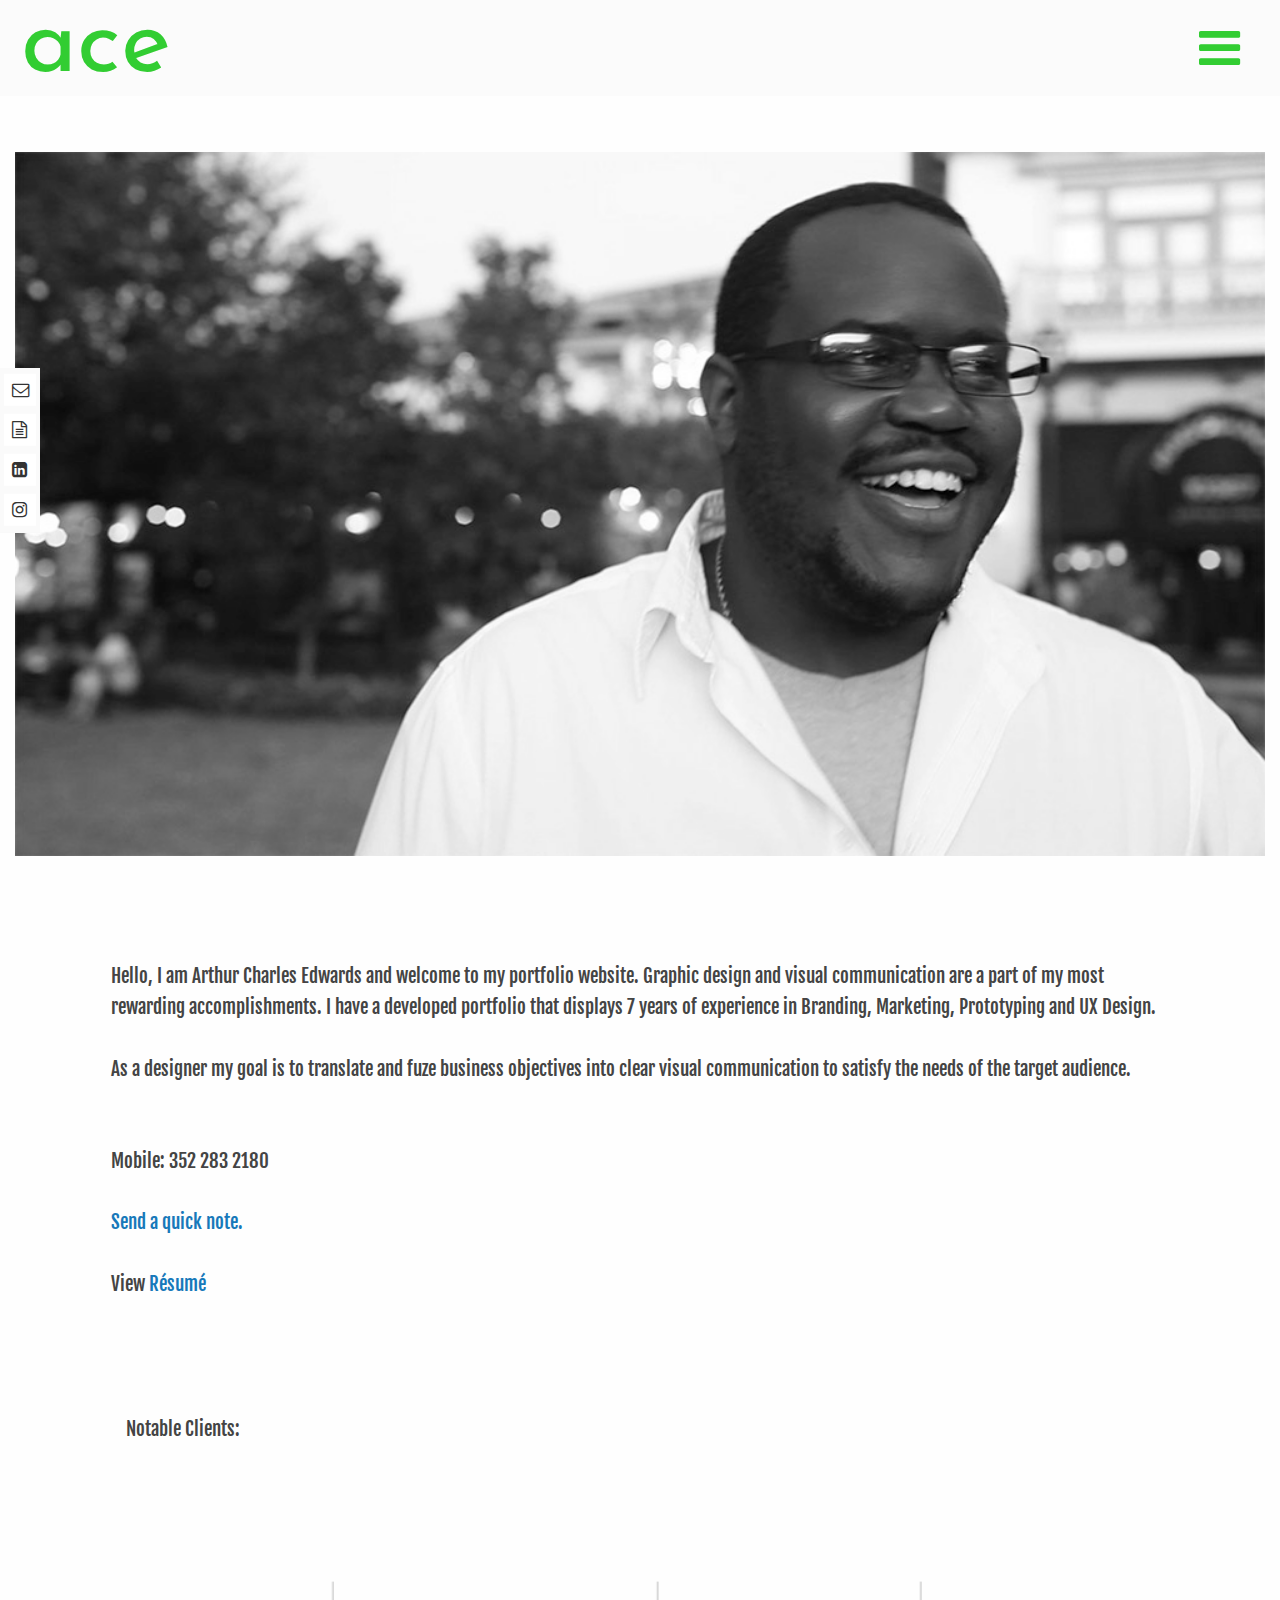
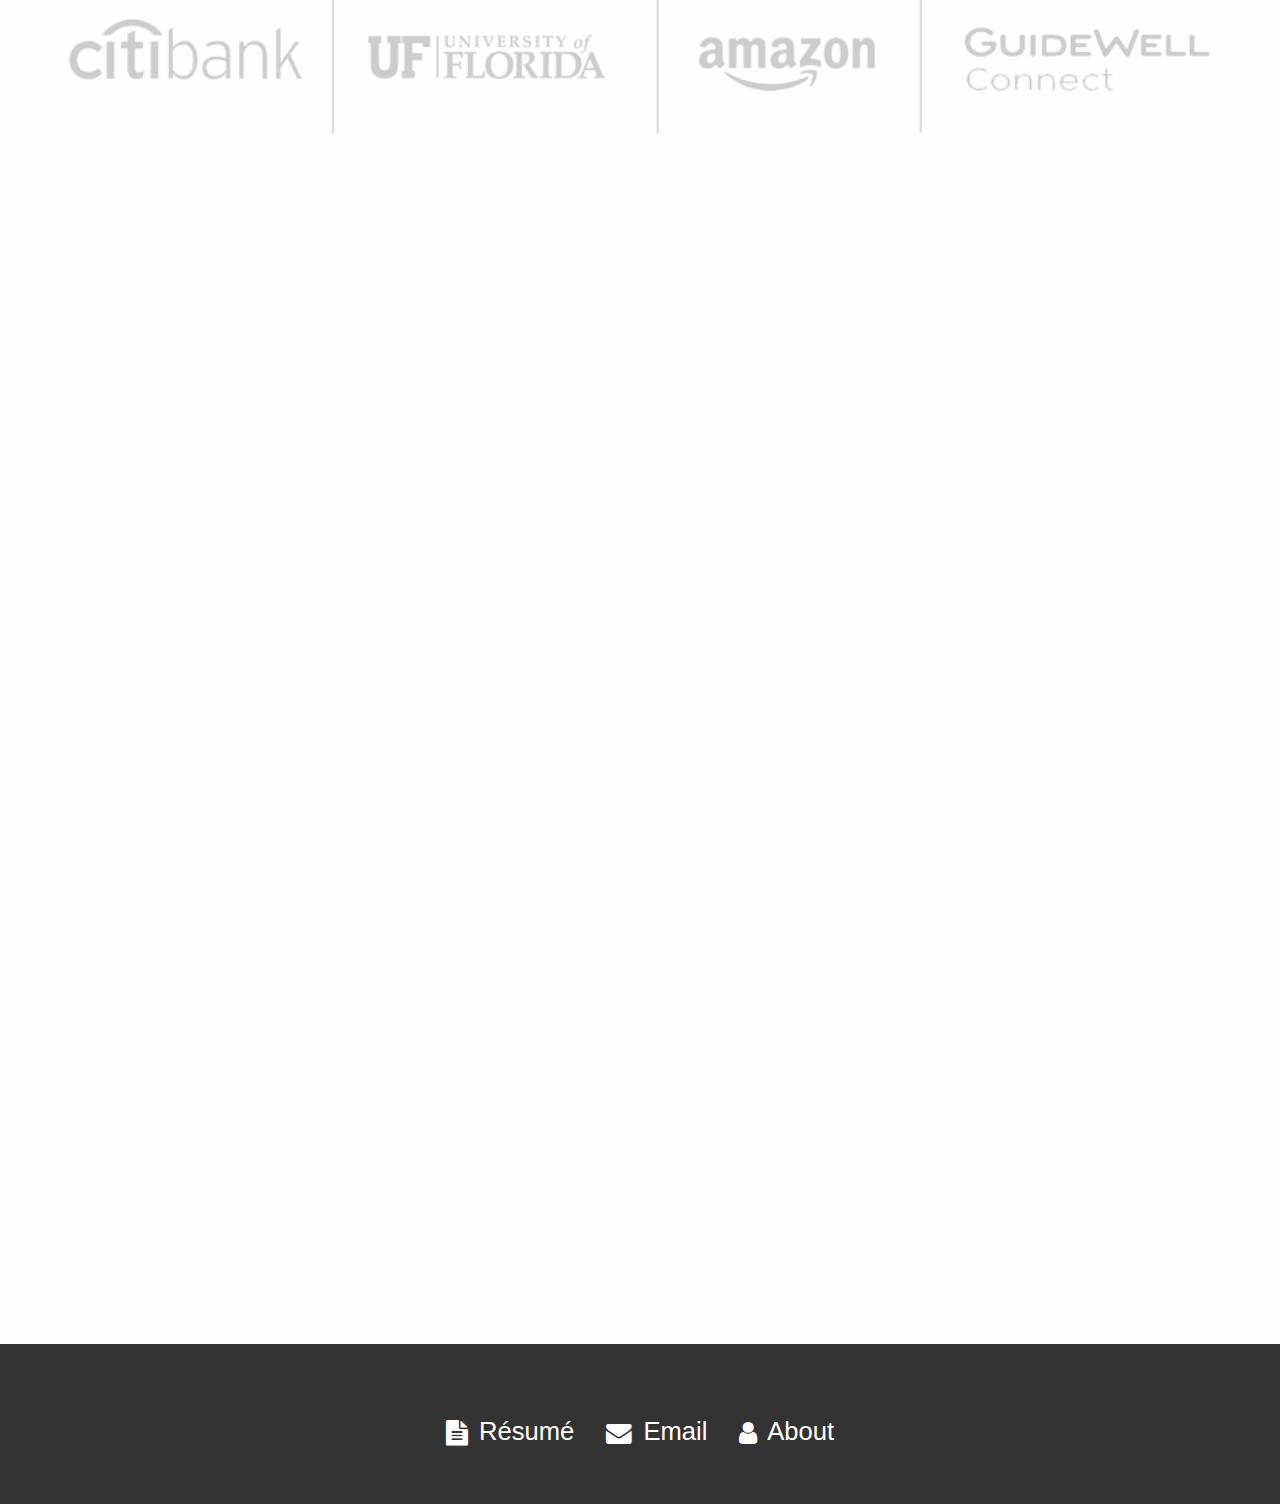
<file: about.html>
<!doctype html>
<html class="no-js" lang="en" dir="ltr">
   <head>
      <meta charset="utf-8">
      <meta http-equiv="x-ua-compatible" content="ie=edge">
      <meta name="viewport" content="width=device-width, initial-scale=1.0">
      <title>About Arthur Edwards</title>
      <link rel="stylesheet" href="css/foundation.css">
      <link rel="stylesheet" href="css/app.css">
      <link rel="stylesheet" type="text/css" href="css/nav.css">
      <link rel="stylesheet" href="font-awesome-4.7.0/css/font-awesome.css">
      <!--  main-elements css  -->
      <link rel="stylesheet" type="text/css" href="css/main-elements.css">
      <link rel="stylesheet" type="text/css" href="css/portfolio.css">
      <link rel="stylesheet" href="css/animate.min.css">
      <link rel="stylesheet" href="css/animate.css">
      <!--  main-elements css  -->
      <!-- Google Fonts Here-->
      <link href="https://fonts.googleapis.com/css?family=Josefin+Sans" rel="stylesheet">
      <link href="https://fonts.googleapis.com/css?family=Fjalla+One" rel="stylesheet">
      <!-- Google Fonts Here-->
      <!--Google Analytics-->
      <script>
         (function(i,s,o,g,r,a,m){i['GoogleAnalyticsObject']=r;i[r]=i[r]||function(){
         (i[r].q=i[r].q||[]).push(arguments)},i[r].l=1*new Date();a=s.createElement(o),
         m=s.getElementsByTagName(o)[0];a.async=1;a.src=g;m.parentNode.insertBefore(a,m)
         })(window,document,'script','https://www.google-analytics.com/analytics.js','ga');

         ga('create', 'UA-33022916-1', 'auto');
         ga('send', 'pageview');

      </script>
      <!--Google Analytics-->
      <!--    End of head [base64]>
   </head>
   <body>
      <!--
         <header class="sticky-shrinknav-header">
           <h1 class="sticky-shrinknav-header-title">Arthur Charles Edwards</h1>
           <ul class="menu align-center sticky-shrinknav-menu">
             <li>

             <li class=""><span style="cursor:pointer" onclick="openNav()"><i class="fa fa-bars fa-3x" aria-hidden="true"></i></span></li>
             </li>
           </ul>
         </header>
         -->
      <div class="column small-12 medium-12 large-12 top-menu-bar">
         <div id="menu-location">
            <span style="cursor:pointer" onclick="openNav()"><i class="fa fa-bars fa-3x" aria-hidden="true"></i></span>
         </div>
      </div>
      <!--    End of menu [base64]>
      <div id="logo-location">
         <a href="index.html">
            <h5>ace</h5>
         </a>
      </div>
      <!--    End of menu [base64]>
      <div id="myNav" class="overlay">
         <a href="javascript:void(0)" class="closebtn" onclick="closeNav()">&times;</a>
         <div class="overlay-content">
            <a href="about.html">About</a>
            <a href="index.html">Portfolio</a>
            <a href="mailto:arthur.edwards321@gmail.com">Contact</a>
            <a target="_blank" href="RESUME_2017.pdf">Résumé</a>
         </div>
      </div>
      <!-- You can add more icons at http://fontawesome.io/icons/#brand -->
      <ul class="sticky-social-bar">
         <li class="social-icon">
            <a href="mailto:arthur.edwards321@gmail.com">
            <i class="fa fa-envelope-o" aria-hidden="true"></i>
            <span class="social-icon-text">Send Email</span>
            </a>
         </li>
         <li class="social-icon">
            <a href="RESUME_2017.pdf">
            <i class="fa fa-file-text-o" aria-hidden="true"></i>
            <span class="social-icon-text">My Resume</span>
            </a>
         </li>
         <li class="social-icon">
            <a href="https://www.linkedin.com/in/arthur-edwards-40170919/">
            <i class="fa fa-linkedin-square" aria-hidden="true"></i>
            <span class="social-icon-text">Linkedin</span>
            </a>
         </li>
         <li class="social-icon">
            <a href="https://www.instagram.com/backspace_101/">
            <i class="fa fa-instagram" aria-hidden="true"></i>
            <span class="social-icon-text">Instagram</span>
            </a>
         </li>
      </ul>
      <!-- end of the sticky social bar-->
      <!-- End of Utility sticky [base64]>
      <br>
      <br>
      <br>
      <Section id="portfolio-display" class="">
         <div class="column portfolio-2 small-12 medium-12 large-12">
            <img src="img/profiile-me-bw.jpg" id="bg" alt="">
            <p class="port-detail-about">
               <br>
               <span class="semi-bold-about">Hello, I am Arthur Charles Edwards and welcome to my portfolio website. Graphic design and visual communication are a part of my most rewarding accomplishments. I have a developed portfolio that displays 7 years of experience in Branding, Marketing, Prototyping and UX Design.
               <br> <br>
               As a designer my goal is to translate and fuze business objectives into clear visual communication to satisfy the needs of the target audience. <br>
               <br> <br>
               Mobile: 352 283 2180 <br>
               <br>
               <a href="mailto:arthur.edwards321@gmail.com">Send a quick note. </a>
               <br><br>
               View <a target="_blank" href="RESUME_2017.pdf">Résumé</a>
            </p>
            <div class="column client small-12 medium-12 large-12">
               <p class="port-detail semi-bold-about">Notable Clients:
               </p>
               <img src="img/Clients.png" id="bg" alt="">
            </div>
            <!-- End of div [base64]>
         </div>
         <!-- End of div [base64]>
         <div class="responsive-embed column portfolio-2 small-12 medium-12 large-12">
            <iframe src="https://player.vimeo.com/video/110219350" width="640" height="360" frameborder="0" webkitallowfullscreen mozallowfullscreen allowfullscreen></iframe>
         </div>
      </Section>
      <!-- End of [base64]>
      <Section id="footer-style">
         <div class="small-12 medium-12 large-12 text-center float-center footer-link-style columns flex">
            <ul class="menu align-center flex-list">
               <li class="link-style-footer"><a target="_blank" href="RESUME_2017.pdf"> <i class="fa fa-file-text" aria-hidden="true"></i> Résumé</a></li>
               <li class="link-style-footer"><a href="mailto:arthur.edwards321@gmail.com"><i class="fa fa-envelope" aria-hidden="true"></i> Email</a></li>
               <li class="link-style-footer"><a href="about.html"><i class="fa fa-user" aria-hidden="true"></i> About</a></li>
            </ul>
         </div>
      </Section>
      <!-- end of the footer-section [base64]>
      <script src="js/vendor/jquery.js"></script>
      <script src="js/vendor/what-input.js"></script>
      <script src="js/vendor/foundation.js"></script>
      <script src="js/app.js"></script>
      <!--    js file for the overlay -->
      <script src="js/nav-overlay.js"></script>
      <!--    js file for the shrink nav [base64]>
      <script src="js/shrink-nav.js"></script>
      <script src="//ajax.googleapis.com/ajax/libs/jquery/1.8.3/jquery.min.js"></script>
      <script src="js/wow.min.js"></script>
      <script>
         new WOW().init();
      </script>
   </body>
</html>
</file>
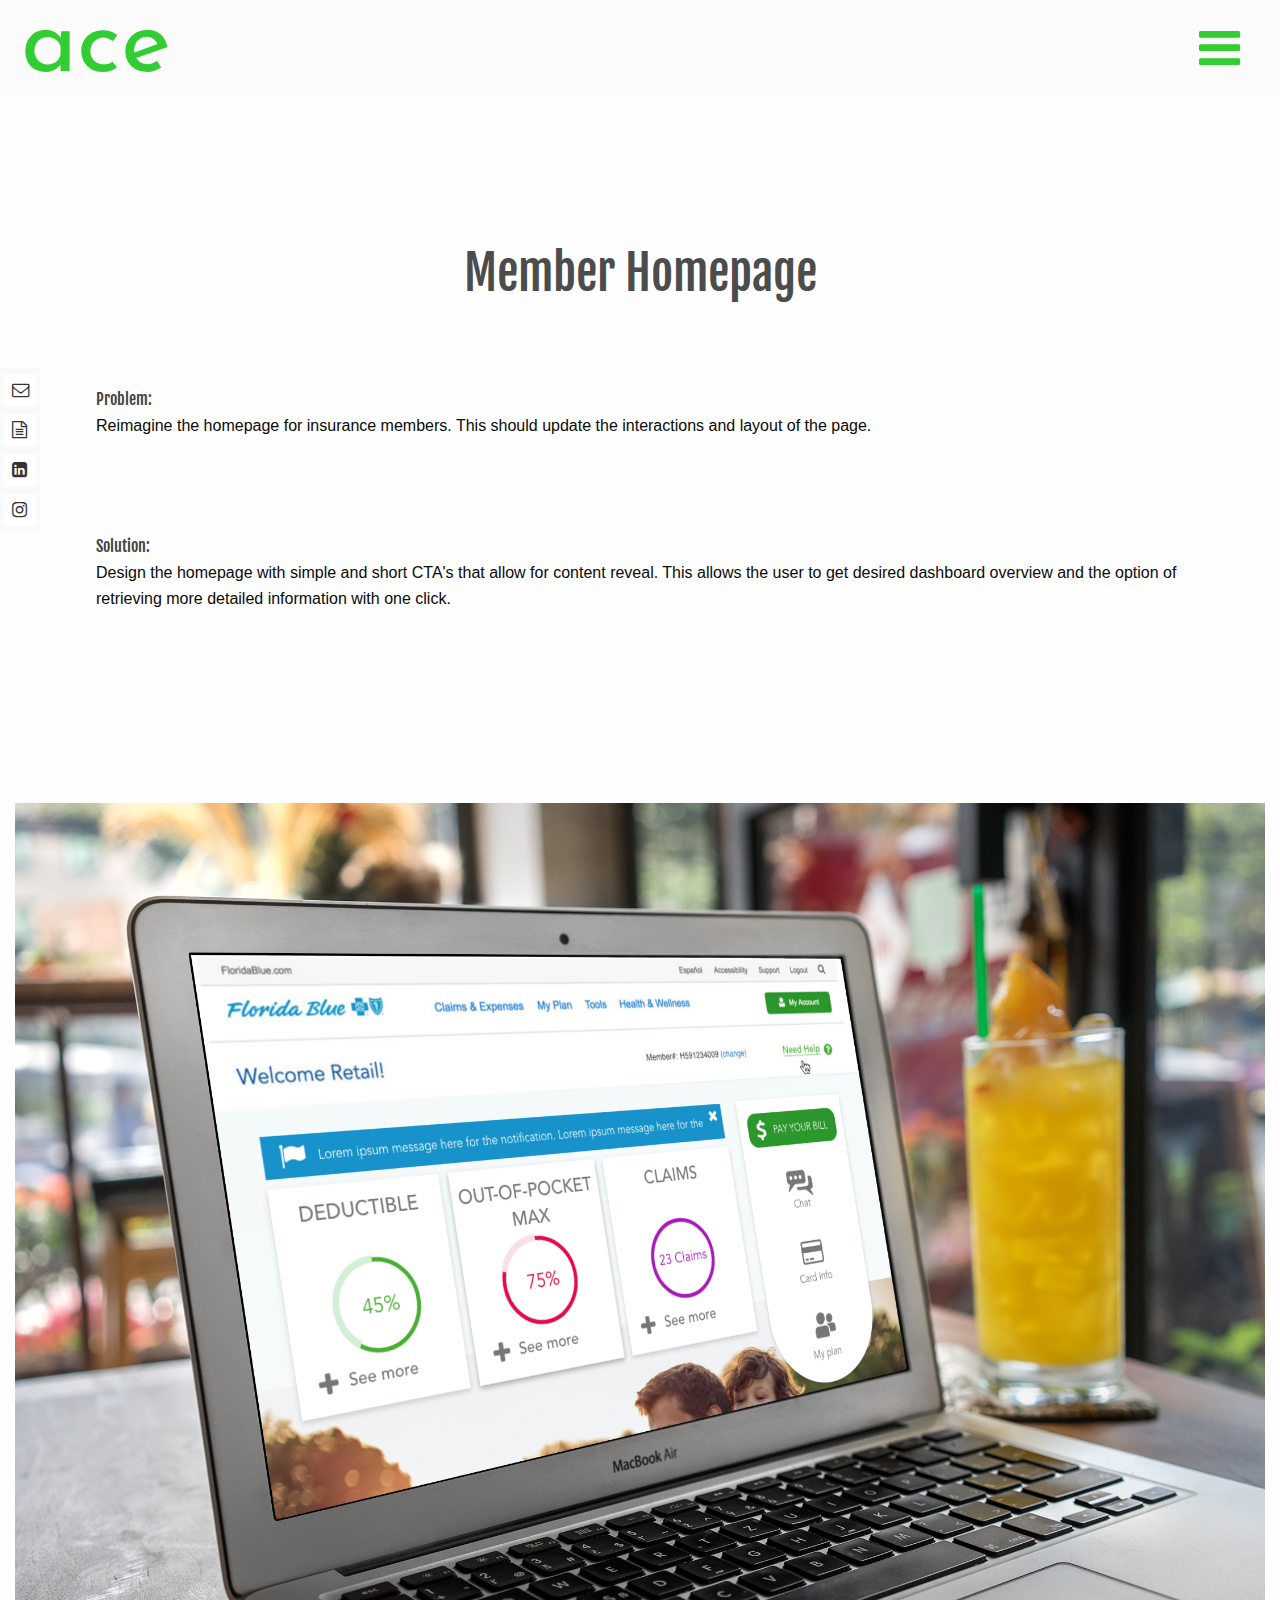
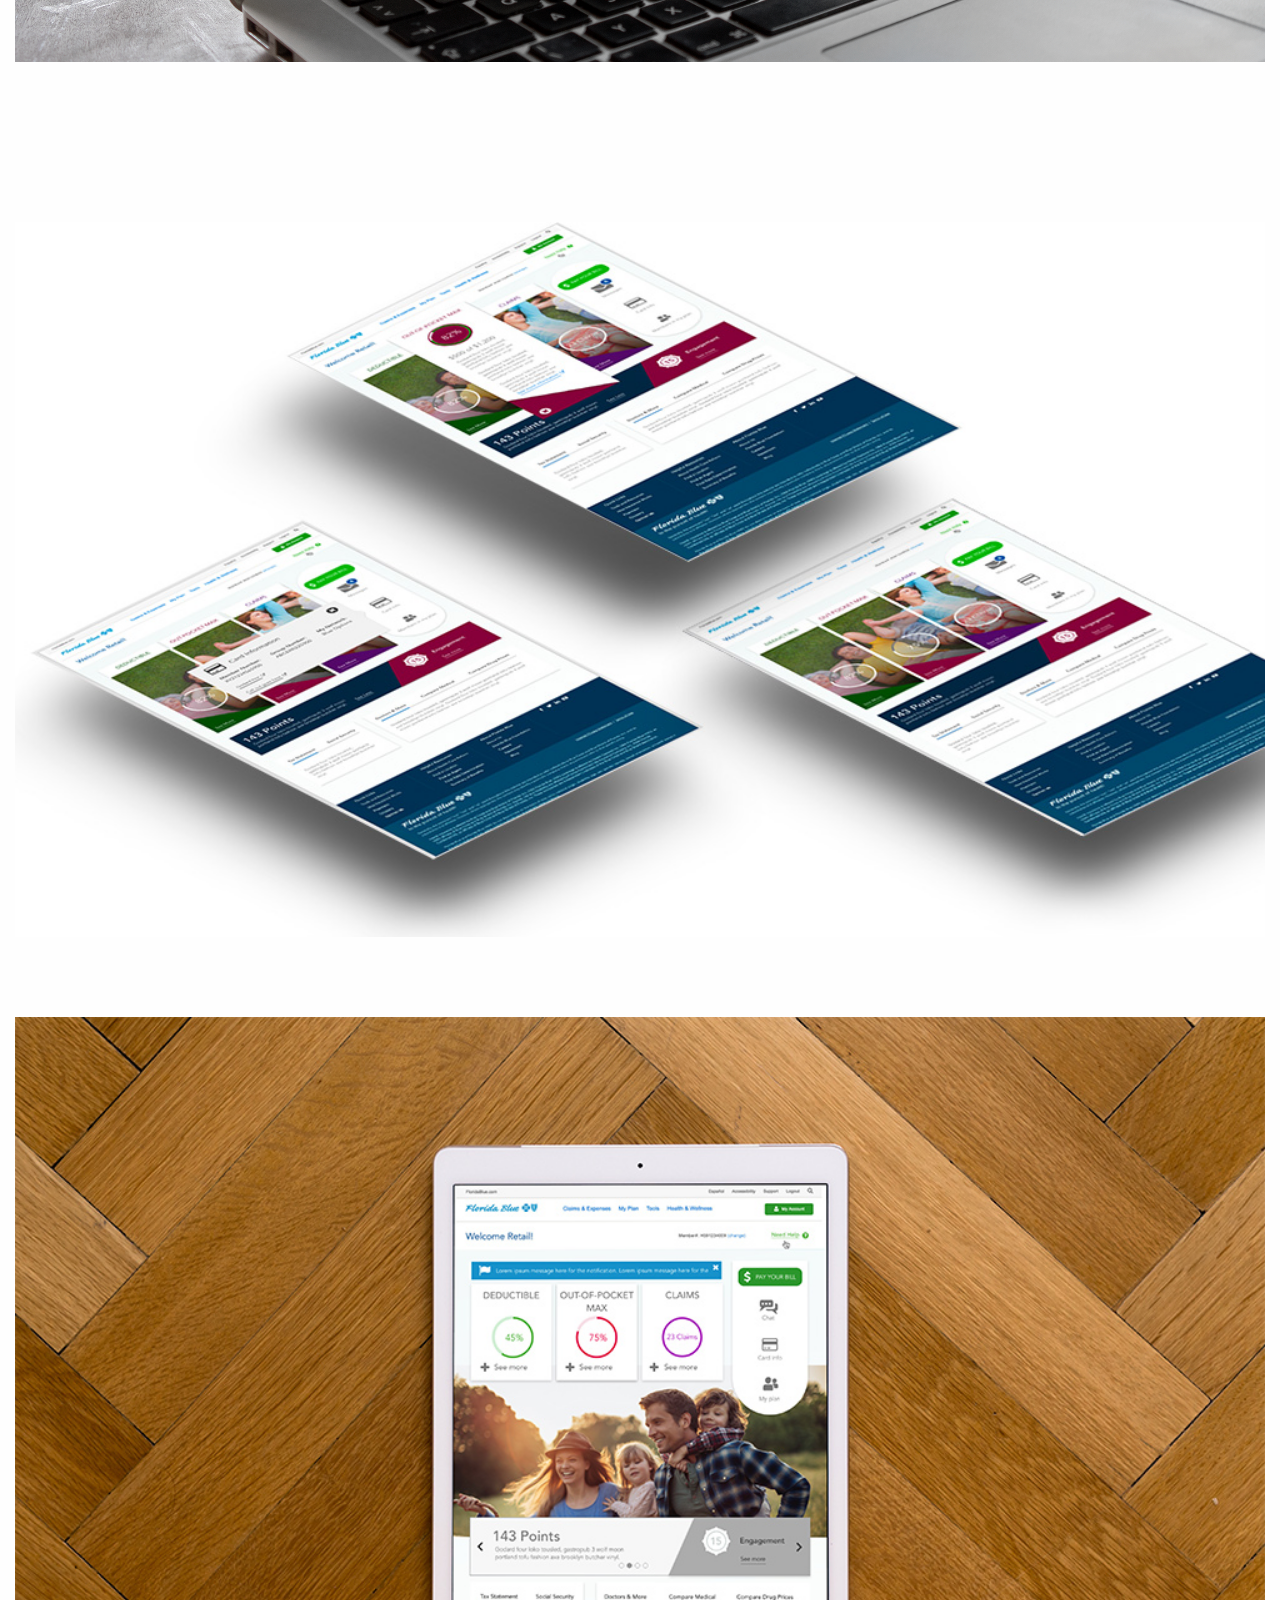
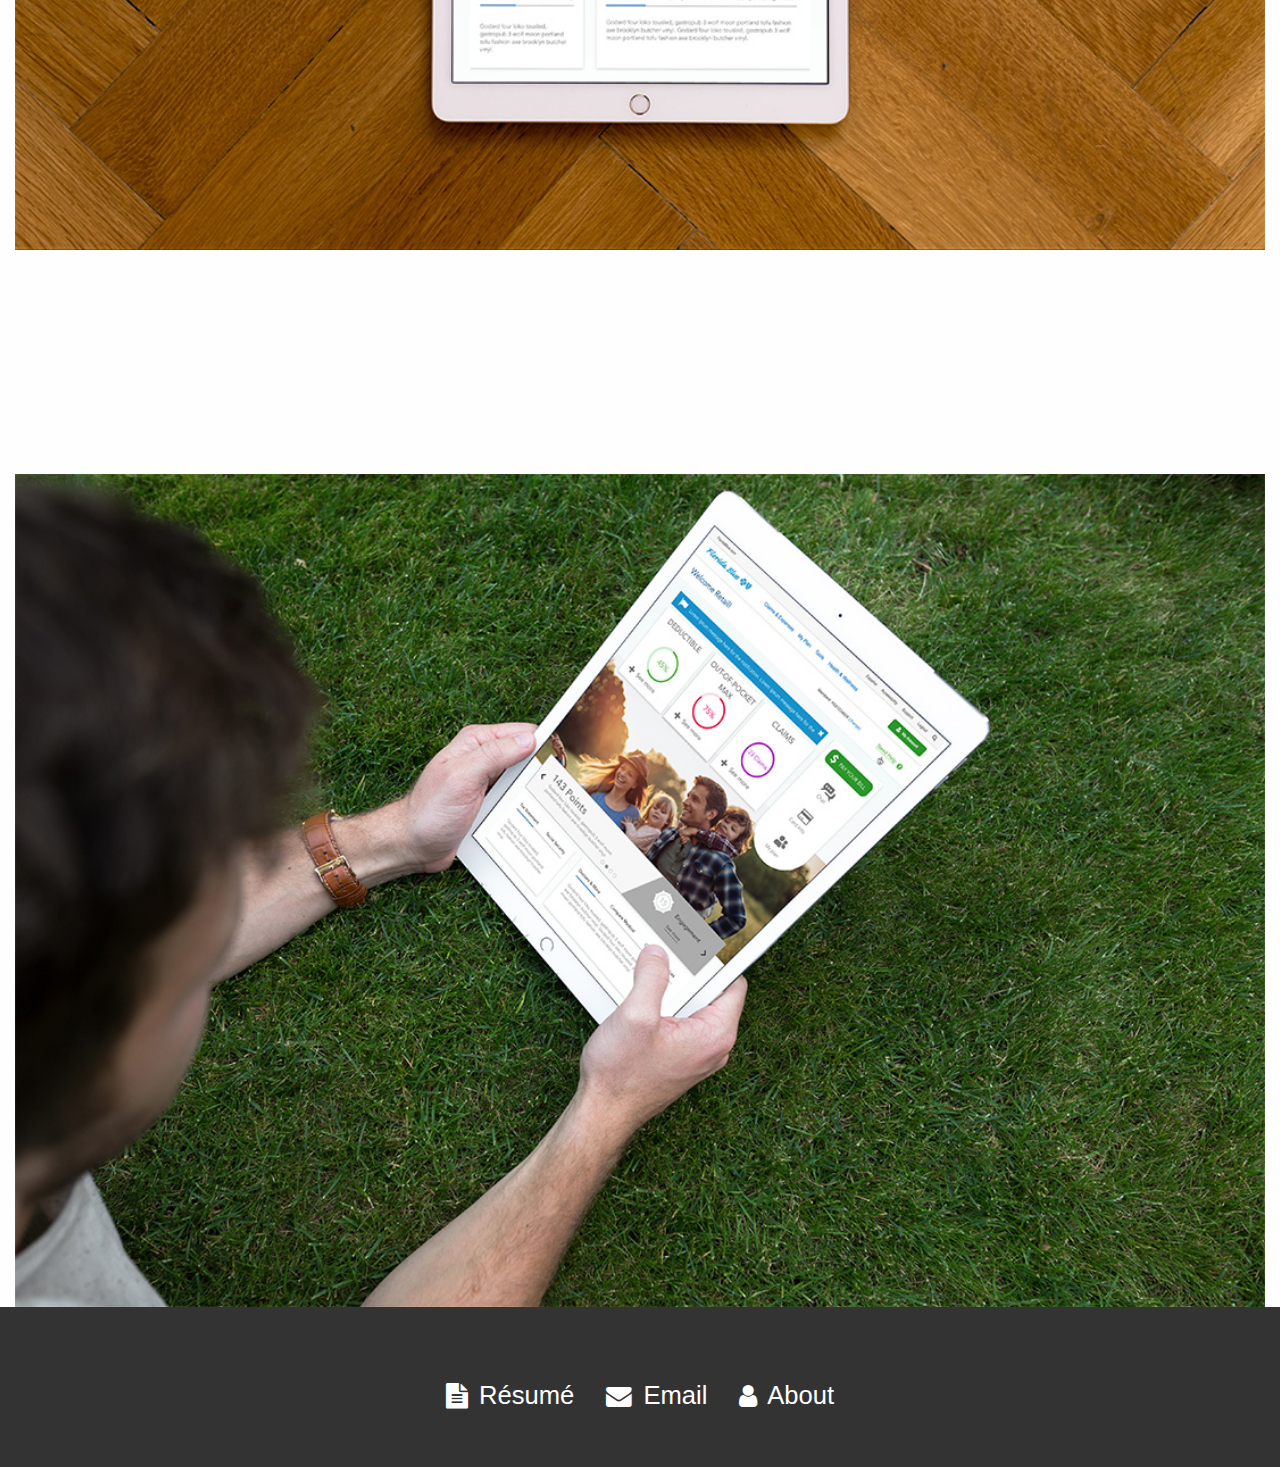
<file: members-homepage.html>
<!doctype html>
<html class="no-js" lang="en" dir="ltr">
   <head>
      <meta charset="utf-8">
      <meta http-equiv="x-ua-compatible" content="ie=edge">
      <meta name="viewport" content="width=device-width, initial-scale=1.0">
      <title>Members HomePage</title>
      <link rel="stylesheet" href="css/foundation.css">
      <link rel="stylesheet" href="css/app.css">
      <link rel="stylesheet" type="text/css" href="css/nav.css">
      <link rel="stylesheet" href="font-awesome-4.7.0/css/font-awesome.css">
      <!--  main-elements css  -->
      <link rel="stylesheet" type="text/css" href="css/main-elements.css">
      <link rel="stylesheet" type="text/css" href="css/portfolio.css">
      <link rel="stylesheet" href="css/animate.min.css">
      <link rel="stylesheet" href="css/animate.css">
      <!--  main-elements css  -->
      <!-- Google Fonts Here-->
      <link href="https://fonts.googleapis.com/css?family=Josefin+Sans" rel="stylesheet">
      <link href="https://fonts.googleapis.com/css?family=Fjalla+One" rel="stylesheet">
      <!-- Google Fonts Here-->
      <!--Google Analytics-->
      <script>
         (function(i,s,o,g,r,a,m){i['GoogleAnalyticsObject']=r;i[r]=i[r]||function(){
         (i[r].q=i[r].q||[]).push(arguments)},i[r].l=1*new Date();a=s.createElement(o),
         m=s.getElementsByTagName(o)[0];a.async=1;a.src=g;m.parentNode.insertBefore(a,m)
         })(window,document,'script','https://www.google-analytics.com/analytics.js','ga');

         ga('create', 'UA-33022916-1', 'auto');
         ga('send', 'pageview');

      </script>
      <!--Google Analytics-->
      <!--    End of head [base64]>
   </head>
   <body>
      <!--
         <header class="sticky-shrinknav-header">
           <h1 class="sticky-shrinknav-header-title">Arthur Charles Edwards</h1>
           <ul class="menu align-center sticky-shrinknav-menu">
             <li>

             <li class=""><span style="cursor:pointer" onclick="openNav()"><i class="fa fa-bars fa-3x" aria-hidden="true"></i></span></li>
             </li>
           </ul>
         </header>
         -->
      <div class="column small-12 medium-12 large-12 top-menu-bar">
         <div id="menu-location">
            <span style="cursor:pointer" onclick="openNav()"><i class="fa fa-bars fa-3x" aria-hidden="true"></i></span>
         </div>
      </div>
      <!--    End of menu [base64]>
      <div id="logo-location">
         <a href="index.html">
            <h5>ace</h5>
         </a>
      </div>
      <!--    End of menu [base64]>
      <div id="myNav" class="overlay">
         <a href="javascript:void(0)" class="closebtn" onclick="closeNav()">&times;</a>
         <div class="overlay-content">
            <a href="about.html">About</a>
            <a href="index.html">Portfolio</a>
            <a href="mailto:arthur.edwards321@gmail.com">Contact</a>
            <a target="_blank" href="RESUME_2017.pdf">Résumé</a>
         </div>
      </div>
      <!-- You can add more icons at http://fontawesome.io/icons/#brand -->
      <ul class="sticky-social-bar">
         <li class="social-icon">
            <a href="mailto:arthur.edwards321@gmail.com">
            <i class="fa fa-envelope-o" aria-hidden="true"></i>
            <span class="social-icon-text">Send Email</span>
            </a>
         </li>
         <li class="social-icon">
            <a target="_blank" href="RESUME_2017.pdf">
            <i class="fa fa-file-text-o" aria-hidden="true"></i>
            <span class="social-icon-text">My Résumé</span>
            </a>
         </li>
         <li class="social-icon">
            <a href="https://www.linkedin.com/in/arthur-edwards-40170919/">
            <i class="fa fa-linkedin-square" aria-hidden="true"></i>
            <span class="social-icon-text">Linkedin</span>
            </a>
         </li>
         <li class="social-icon">
            <a href="https://www.instagram.com/backspace_101/">
            <i class="fa fa-instagram" aria-hidden="true"></i>
            <span class="social-icon-text">Instagram</span>
            </a>
         </li>
         <!-- <li class="social-icon">
            <a href="#">
              <i class="fa fa-instagram" aria-hidden="true"></i>
              <span class="social-icon-text">Instagram</span>
            </a>
            </li>
            <li class="social-icon">
            <a href="#">
              <i class="fa fa-pinterest-p" aria-hidden="true"></i>
              <span class="social-icon-text">Pinterest</span>
            </a>
            </li> -->
      </ul>
      <!-- end of the sticky social bar-->
      <!-- End of Utility sticky [base64]>
      <Section id="portfolio-display" class="">
         <h1 class="port-title wow fadeInUp" data-wow-duration="1.1s" data-wow-offset="0" data-wow-delay="0.4s">Member Homepage</h1>
         <p class="port-detail wow fadeInUp" data-wow-duration="1.1s" data-wow-offset="0" data-wow-delay="0.5s"><span class="semi-bold">Problem:</span> <br> Reimagine the homepage for insurance members. This should update the interactions and layout of the page.</p>
         <p class="port-detail wow fadeInUp" data-wow-duration="1.1s" data-wow-offset="0" data-wow-delay="0.6s"><span class="semi-bold">Solution:</span> <br>Design the homepage with simple and short CTA's that allow for content reveal. This allows the user to get desired dashboard overview and the option of retrieving more detailed information with one click.</p>
         <div class="column portfolio-1 small-12 medium-12 large-12">
            <img src="img/%20MWE%20opt%20macbook-air-at-coffee.jpg" id="bg" alt="">
         </div>
         <div class="column portfolio-3 small-12 medium-12 large-12">
            <img src="img/MWE-FL-BLUE-Perspective-3.jpg" id="bg" alt="">
         </div>
         <div class="column portfolio-2 small-12 medium-12 large-12">
            <img src="img/MWE-ipad-pro-on-wooden-background.jpg" id="bg" alt="">
         </div>
         <div class="column portfolio-3 small-12 medium-12 large-12">
            <img src="img/MWE-PERSPECTIVE-holding-ipad-pro-on-the-green-background.jpg" id="bg" alt="">
         </div>
      </Section>
      <!-- End of [base64]>
      <Section id="footer-style">
         <div class="small-12 medium-12 large-12 text-center float-center footer-link-style columns flex">
            <ul class="menu align-center flex-list">
               <li class="link-style-footer"><a target="_blank" href="RESUME_2017.pdf"> <i class="fa fa-file-text" aria-hidden="true"></i> Résumé</a></li>
               <li class="link-style-footer"><a href="mailto:arthur.edwards321@gmail.com"><i class="fa fa-envelope" aria-hidden="true"></i> Email</a></li>
               <li class="link-style-footer"><a href="about.html"><i class="fa fa-user" aria-hidden="true"></i> About</a></li>
            </ul>
         </div>
      </Section>
      <!-- end of the footer-section [base64]>
      <script src="js/vendor/jquery.js"></script>
      <script src="js/vendor/what-input.js"></script>
      <script src="js/vendor/foundation.js"></script>
      <script src="js/app.js"></script>
      <!--    js file for the overlay -->
      <script src="js/nav-overlay.js"></script>
      <!--    js file for the shrink nav [base64]>
      <script src="js/shrink-nav.js"></script>
      <script src="//ajax.googleapis.com/ajax/libs/jquery/1.8.3/jquery.min.js"></script>
      <script src="js/wow.min.js"></script>
      <script>
         new WOW().init();
      </script>
   </body>
</html>
</file>
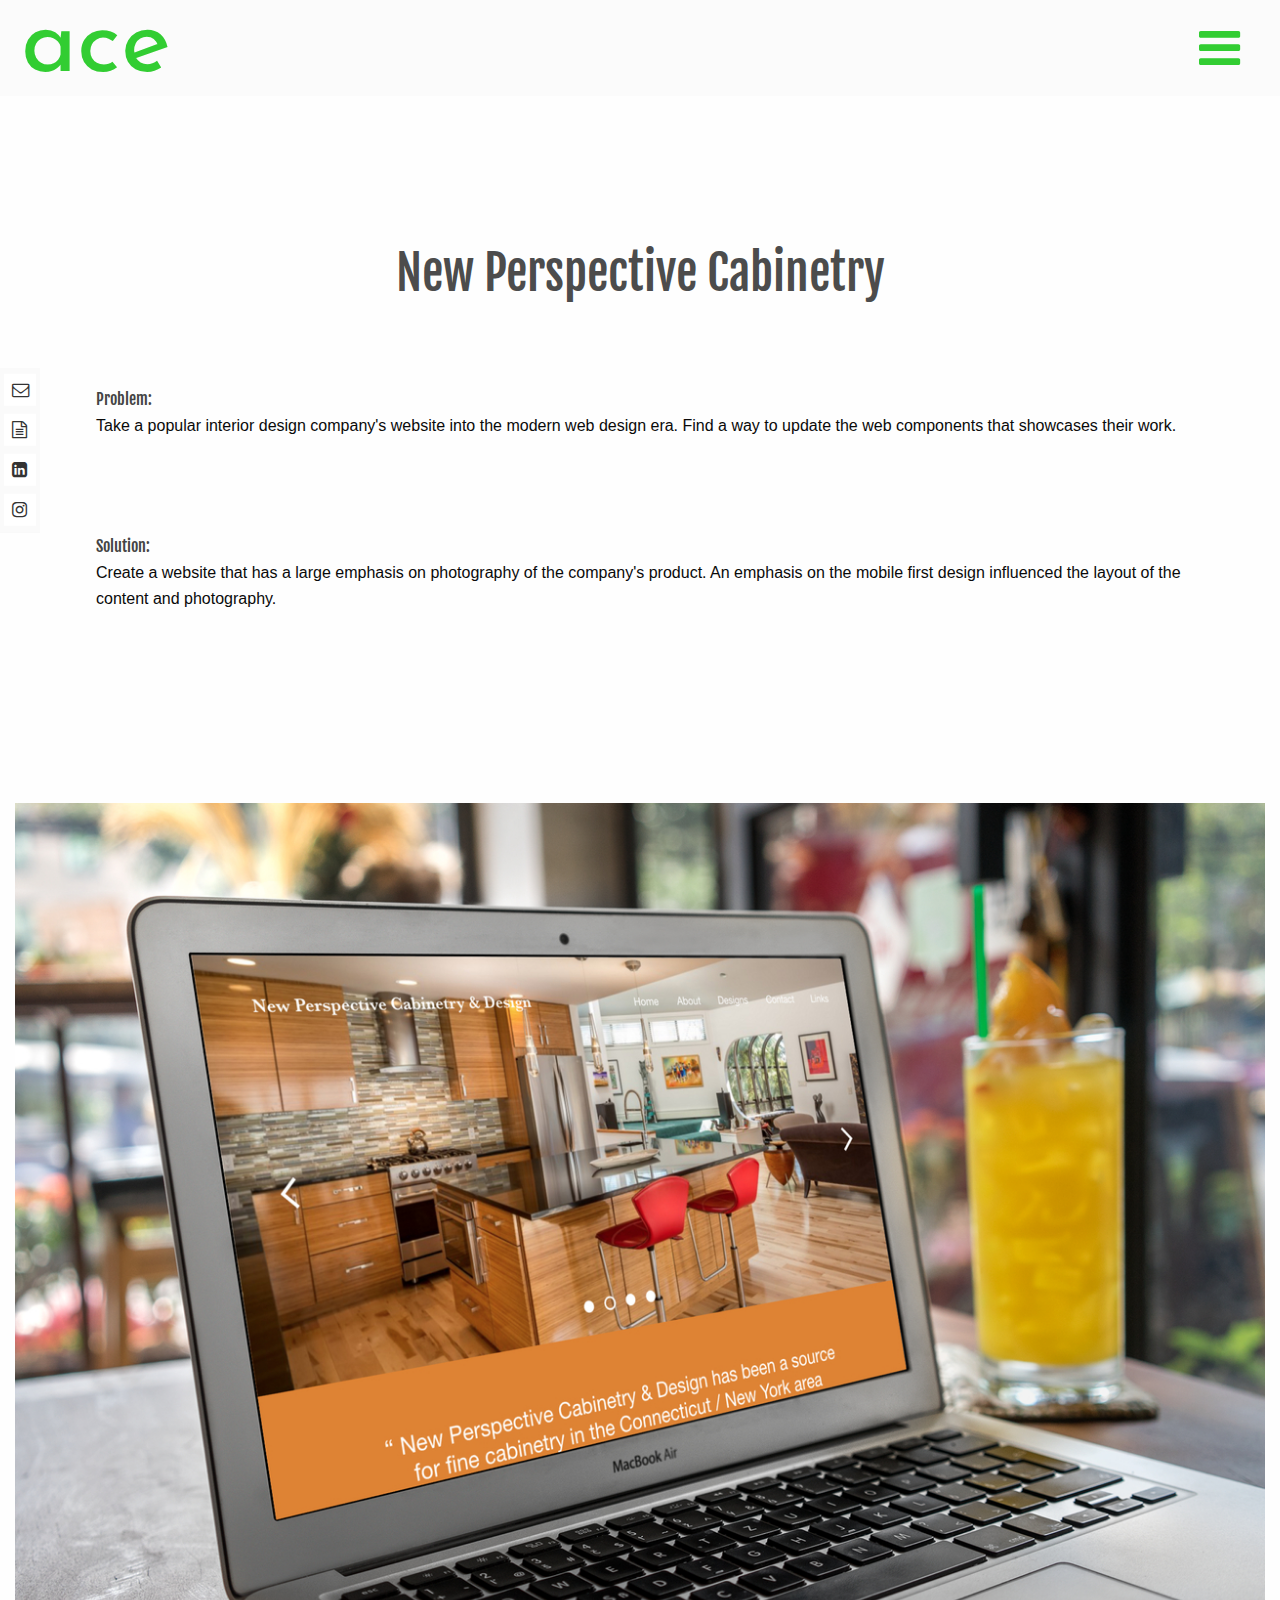
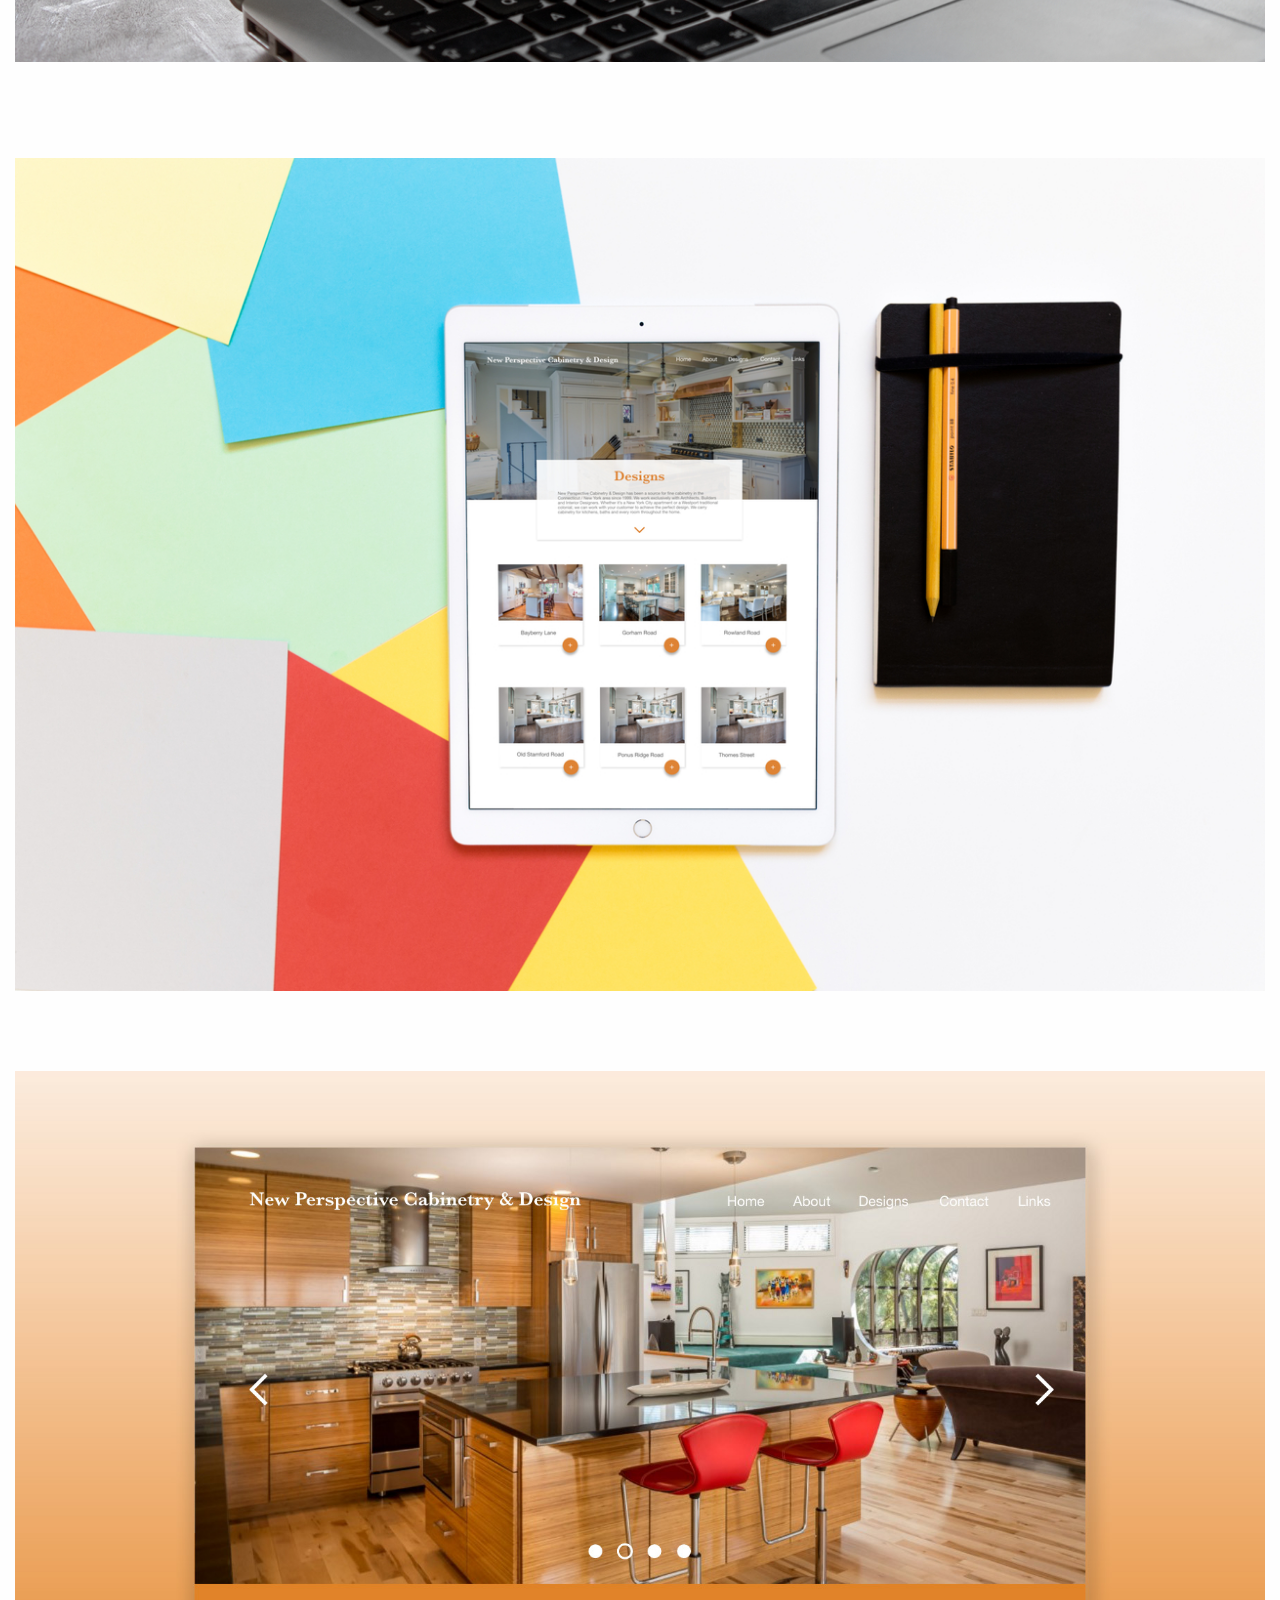
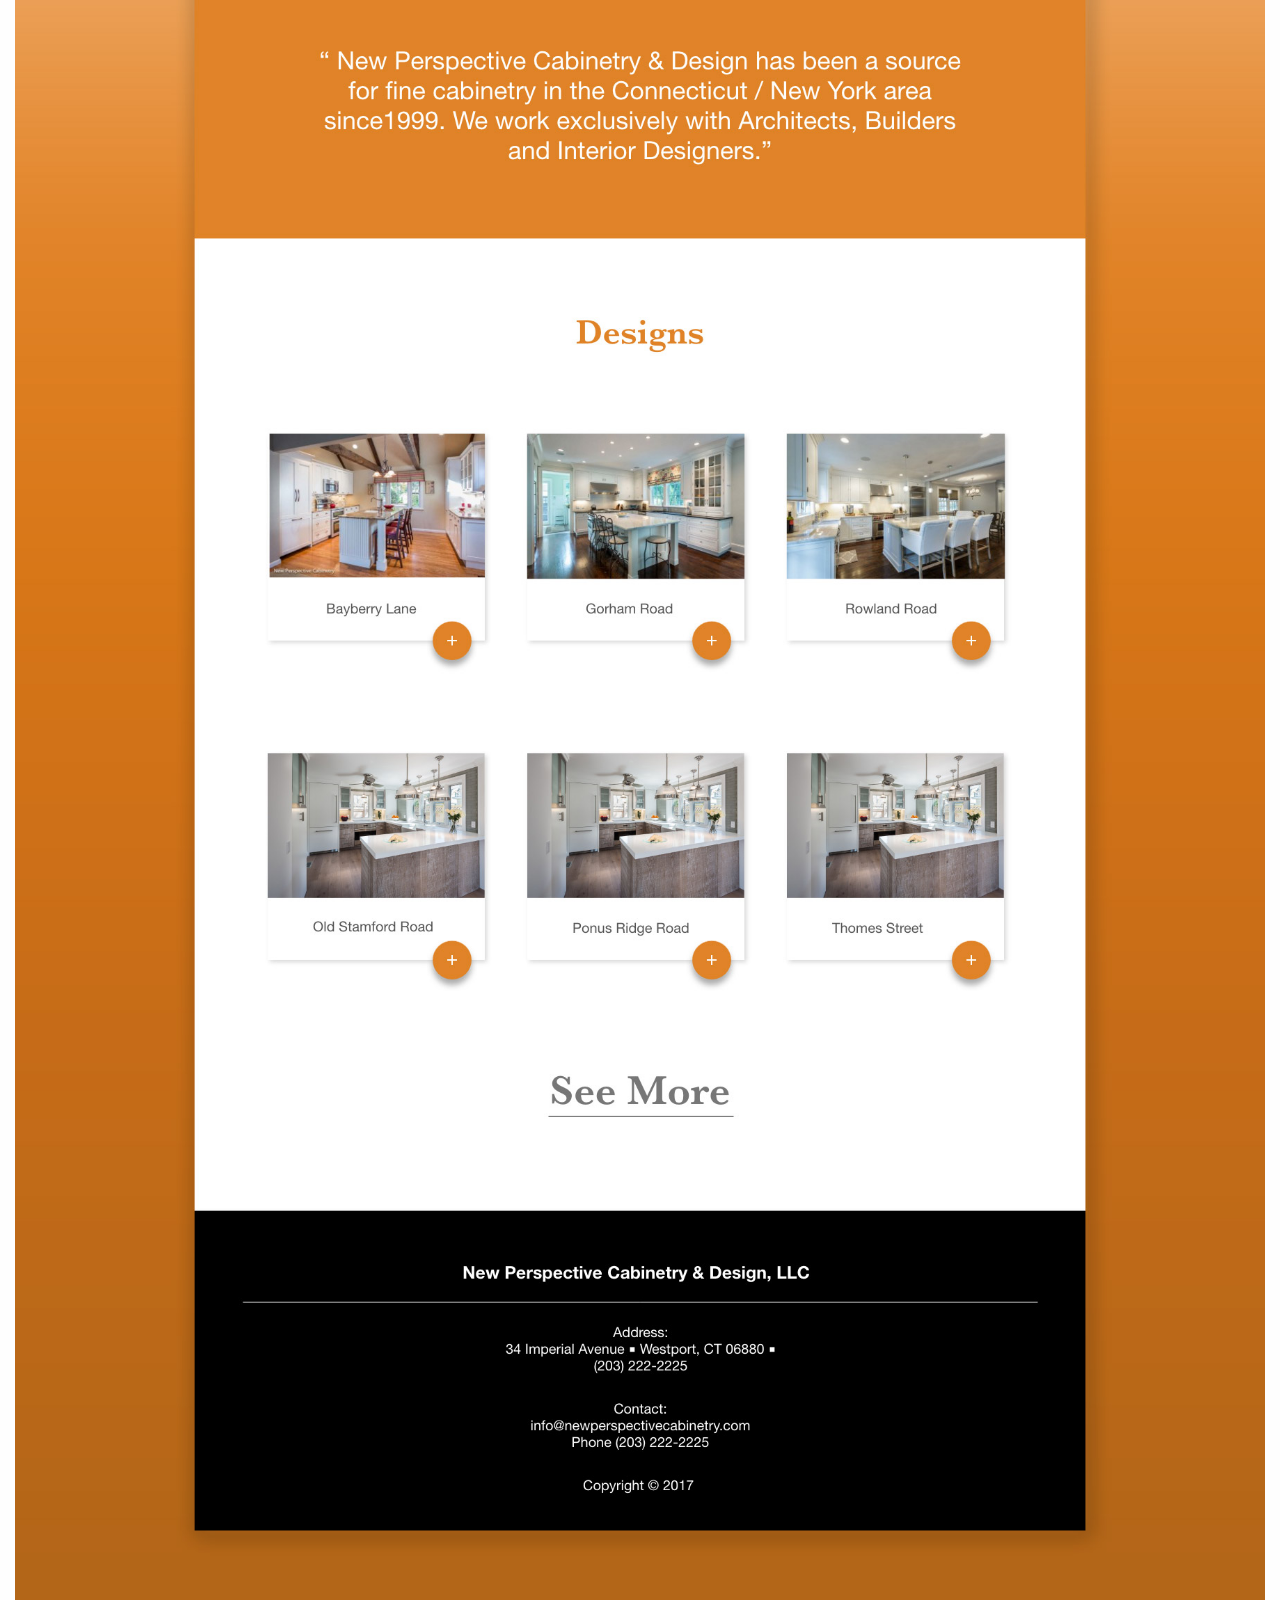
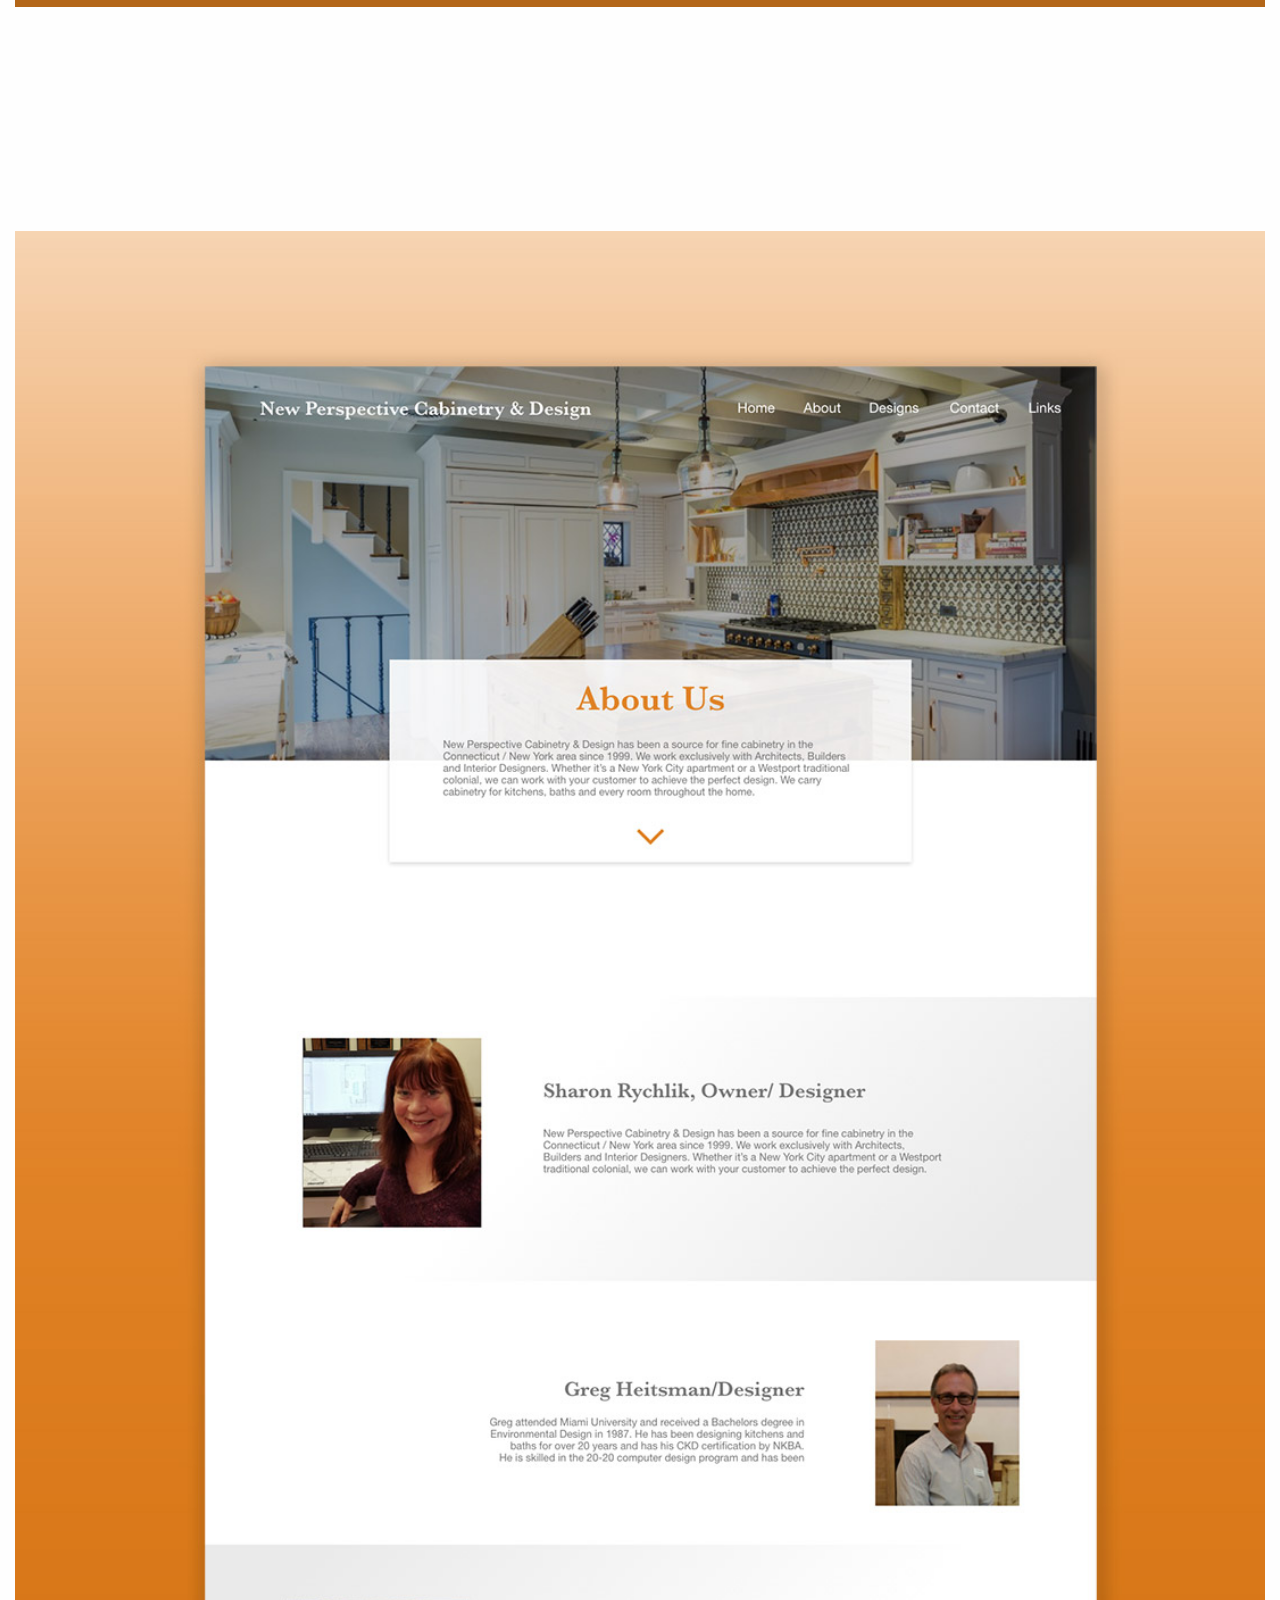
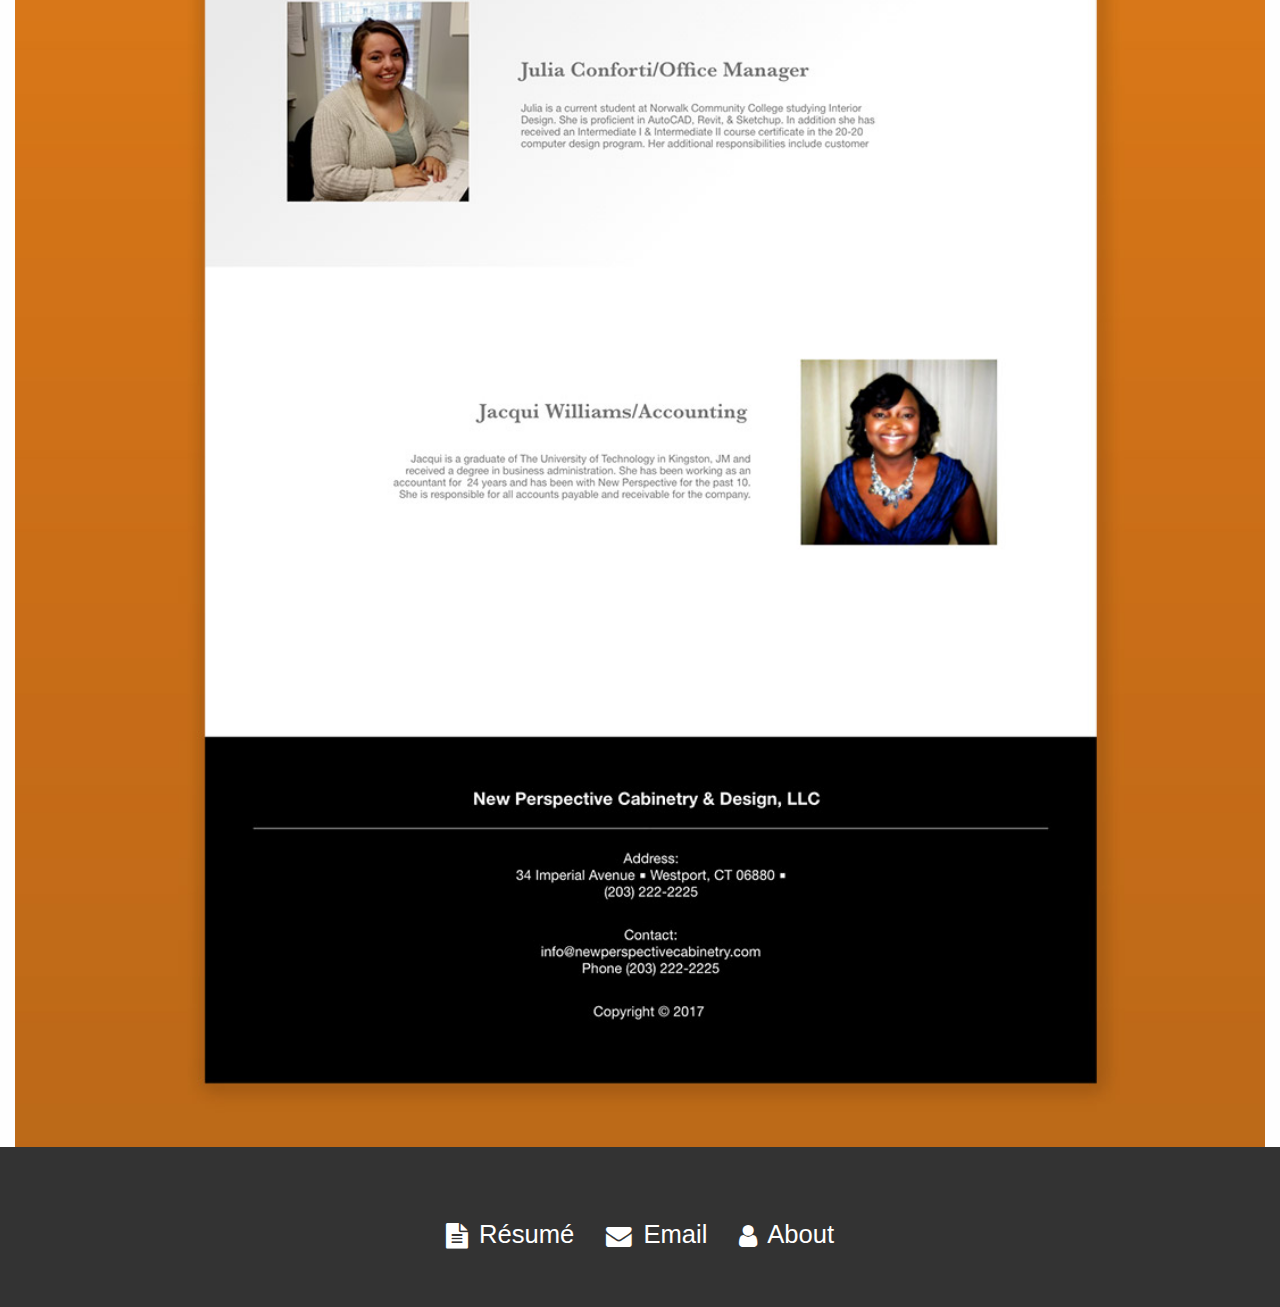
<file: new-perspective-cabinets.html>
<!doctype html>
<html class="no-js" lang="en" dir="ltr">
   <head>
      <meta charset="utf-8">
      <meta http-equiv="x-ua-compatible" content="ie=edge">
      <meta name="viewport" content="width=device-width, initial-scale=1.0">
      <title>New Perspective Cabinets</title>
      <link rel="stylesheet" href="css/foundation.css">
      <link rel="stylesheet" href="css/app.css">
      <link rel="stylesheet" type="text/css" href="css/nav.css">
      <link rel="stylesheet" href="font-awesome-4.7.0/css/font-awesome.css">
      <!--  main-elements css  -->
      <link rel="stylesheet" type="text/css" href="css/main-elements.css">
      <link rel="stylesheet" type="text/css" href="css/portfolio.css">
      <link rel="stylesheet" href="css/animate.min.css">
      <link rel="stylesheet" href="css/animate.css">
      <!--  main-elements css  -->
      <!-- Google Fonts Here-->
      <link href="https://fonts.googleapis.com/css?family=Josefin+Sans" rel="stylesheet">
      <link href="https://fonts.googleapis.com/css?family=Fjalla+One" rel="stylesheet">
      <!-- Google Fonts Here-->
      <!--Google Analytics-->
      <script>
         (function(i,s,o,g,r,a,m){i['GoogleAnalyticsObject']=r;i[r]=i[r]||function(){
         (i[r].q=i[r].q||[]).push(arguments)},i[r].l=1*new Date();a=s.createElement(o),
         m=s.getElementsByTagName(o)[0];a.async=1;a.src=g;m.parentNode.insertBefore(a,m)
         })(window,document,'script','https://www.google-analytics.com/analytics.js','ga');

         ga('create', 'UA-33022916-1', 'auto');
         ga('send', 'pageview');

      </script>
      <!--Google Analytics-->
      <!--    End of head [base64]>
   </head>
   <body>
      <div class="column small-12 medium-12 large-12 top-menu-bar">
         <div id="menu-location">
            <span style="cursor:pointer" onclick="openNav()"><i class="fa fa-bars fa-3x" aria-hidden="true"></i></span>
         </div>
      </div>
      <!--    End of menu [base64]>
      <div id="logo-location">
         <a href="index.html">
            <h5>ace</h5>
         </a>
      </div>
      <!--    End of menu [base64]>
      <div id="myNav" class="overlay">
         <a href="javascript:void(0)" class="closebtn" onclick="closeNav()">&times;</a>
         <div class="overlay-content">
            <a href="about.html">About</a>
            <a href="index.html">Portfolio</a>
            <a href="mailto:arthur.edwards321@gmail.com">Contact</a>
            <a target="_blank" href="RESUME_2017.pdf">Résumé</a>
         </div>
      </div>
      <!-- You can add more icons at http://fontawesome.io/icons/#brand -->
      <ul class="sticky-social-bar">
         <li class="social-icon">
            <a href="mailto:arthur.edwards321@gmail.com">
            <i class="fa fa-envelope-o" aria-hidden="true"></i>
            <span class="social-icon-text">Send Email</span>
            </a>
         </li>
         <li class="social-icon">
            <a target="_blank" href="RESUME_2017.pdf">
            <i class="fa fa-file-text-o" aria-hidden="true"></i>
            <span class="social-icon-text">My Résumé</span>
            </a>
         </li>
         <li class="social-icon">
            <a href="https://www.linkedin.com/in/arthur-edwards-40170919/">
            <i class="fa fa-linkedin-square" aria-hidden="true"></i>
            <span class="social-icon-text">Linkedin</span>
            </a>
         </li>
         <li class="social-icon">
            <a href="https://www.instagram.com/backspace_101/">
            <i class="fa fa-instagram" aria-hidden="true"></i>
            <span class="social-icon-text">Instagram</span>
            </a>
         </li>
         <!-- <li class="social-icon">
            <a href="#">
              <i class="fa fa-instagram" aria-hidden="true"></i>
              <span class="social-icon-text">Instagram</span>
            </a>
            </li>
            <li class="social-icon">
            <a href="#">
              <i class="fa fa-pinterest-p" aria-hidden="true"></i>
              <span class="social-icon-text">Pinterest</span>
            </a>
            </li> -->
      </ul>
      <!-- end of the sticky social bar-->
      <!-- End of Utility sticky [base64]>
      <Section id="portfolio-display" class="">
         <h1 class="port-title wow fadeInUp" data-wow-duration="1.1s" data-wow-offset="0" data-wow-delay="0.4s">  New Perspective Cabinetry</h1>
         <p class="port-detail wow fadeInUp" data-wow-duration="1.1s" data-wow-offset="0" data-wow-delay="0.5s"><span class="semi-bold">Problem:</span> <br> Take a popular interior design company's website into the modern web design era. Find a way to update the web components that showcases their work. </p>
         <p class="port-detail wow fadeInUp" data-wow-duration="1.1s" data-wow-offset="0" data-wow-delay="0.6s"><span class="semi-bold">Solution:</span> <br> Create a website that has a large emphasis on photography of the company's product. An emphasis on the mobile first design influenced the layout of the content and photography. </p>
         <div class="column portfolio-1 small-12 medium-12 large-12">
            <img src="img/new-perspective-macbookair-ipad.jpeg" id="bg" alt="">
         </div>
         <div class="column portfolio-1 small-12 medium-12 large-12">
            <img src="img/new-perspective-ipad.jpg" id="bg" alt="">
         </div>
         <div class="column portfolio-2 small-12 medium-12 large-12">
            <img src="img/home-new-persp.jpg" id="bg" alt="">
         </div>
         <div class="column portfolio-3 small-12 medium-12 large-12">
            <img src="img/about-new-persp.jpg" id="bg" alt="">
         </div>
      </Section>
      <!-- End of [base64]>
      <Section id="footer-style">
         <div class="small-12 medium-12 large-12 text-center float-center footer-link-style columns flex">
            <ul class="menu align-center flex-list">
               <li class="link-style-footer"><a target="_blank" href="RESUME_2017.pdf"> <i class="fa fa-file-text" aria-hidden="true"></i> Résumé</a></li>
               <li class="link-style-footer"><a href="mailto:arthur.edwards321@gmail.com"><i class="fa fa-envelope" aria-hidden="true"></i> Email</a></li>
               <li class="link-style-footer"><a href="about.html"><i class="fa fa-user" aria-hidden="true"></i> About</a></li>
            </ul>
         </div>
      </Section>
      <!-- end of the footer-section [base64]>
      <script src="js/vendor/jquery.js"></script>
      <script src="js/vendor/what-input.js"></script>
      <script src="js/vendor/foundation.js"></script>
      <script src="js/app.js"></script>
      <!--    js file for the overlay -->
      <script src="js/nav-overlay.js"></script>
      <!--    js file for the shrink nav [base64]>
      <script src="js/shrink-nav.js"></script>
      <script src="//ajax.googleapis.com/ajax/libs/jquery/1.8.3/jquery.min.js"></script>
      <script src="js/wow.min.js"></script>
      <script>
         new WOW().init();
      </script>
   </body>
</html>
</file>
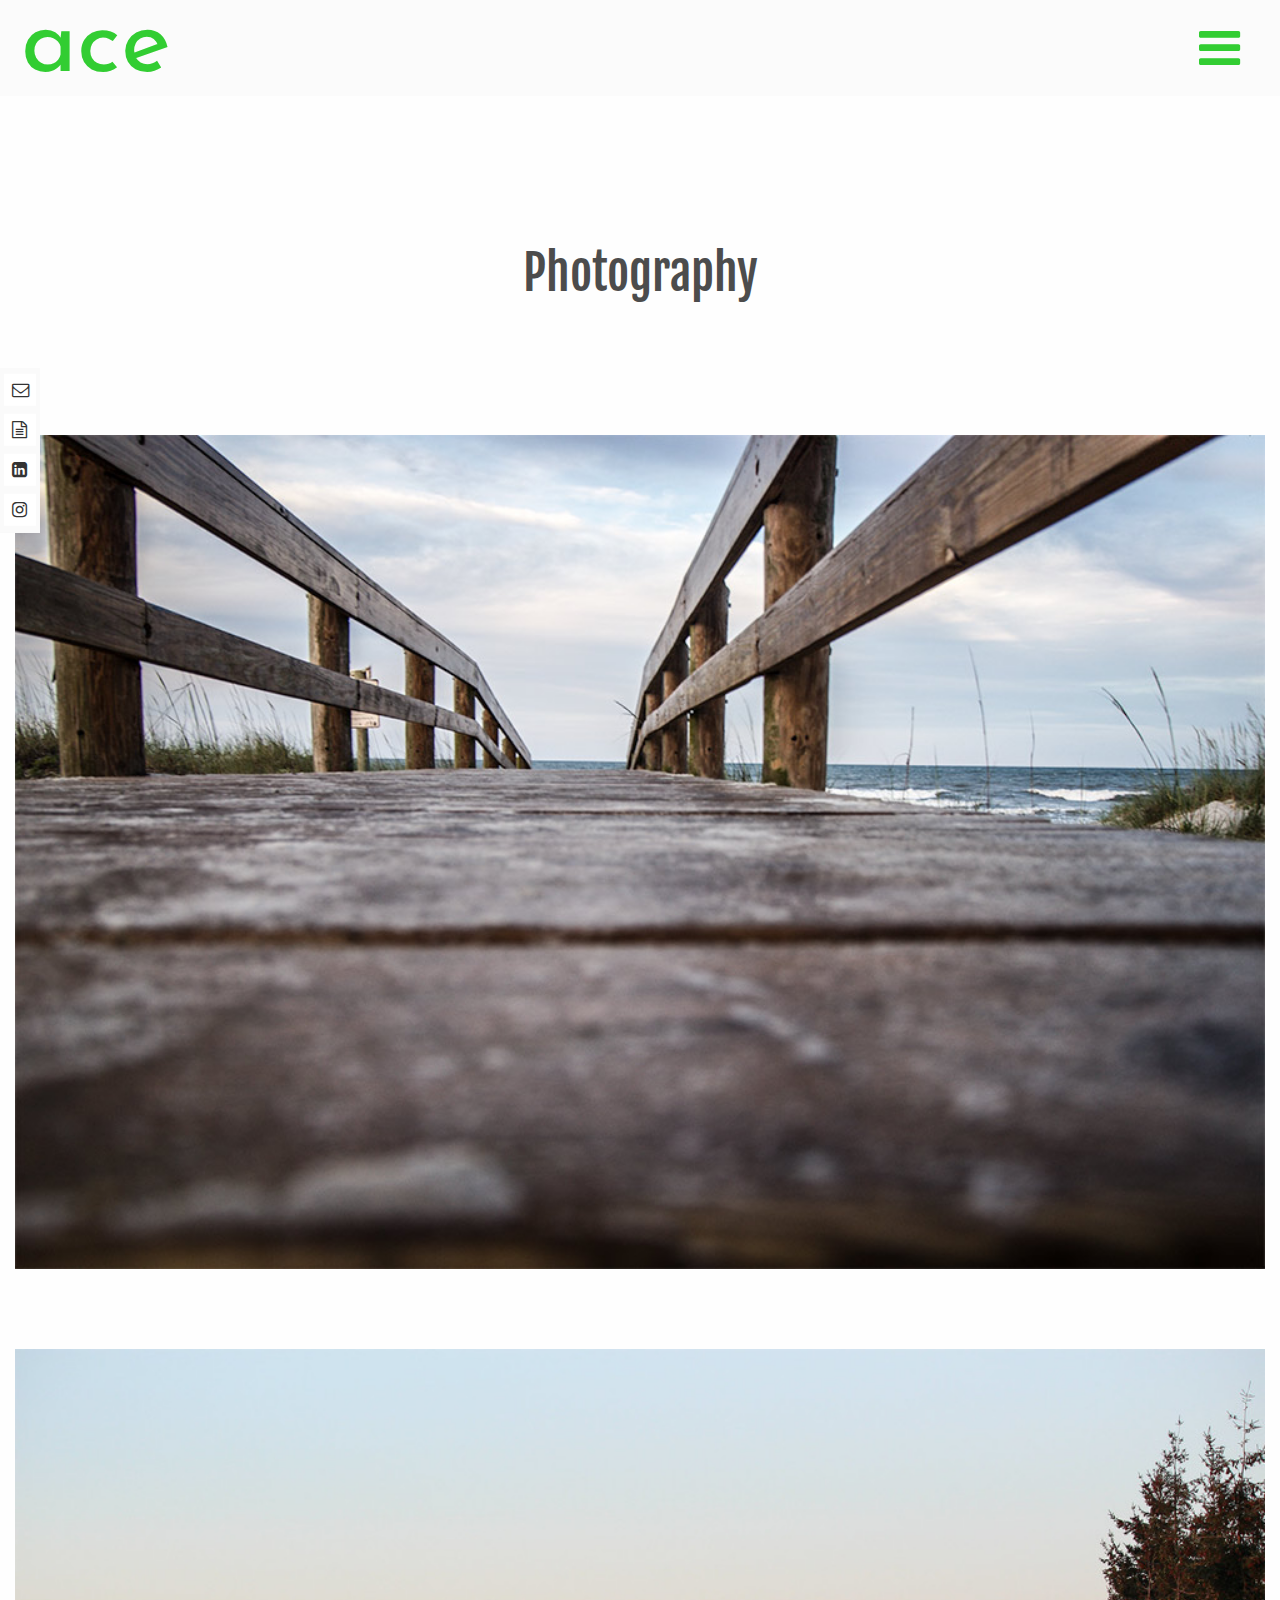
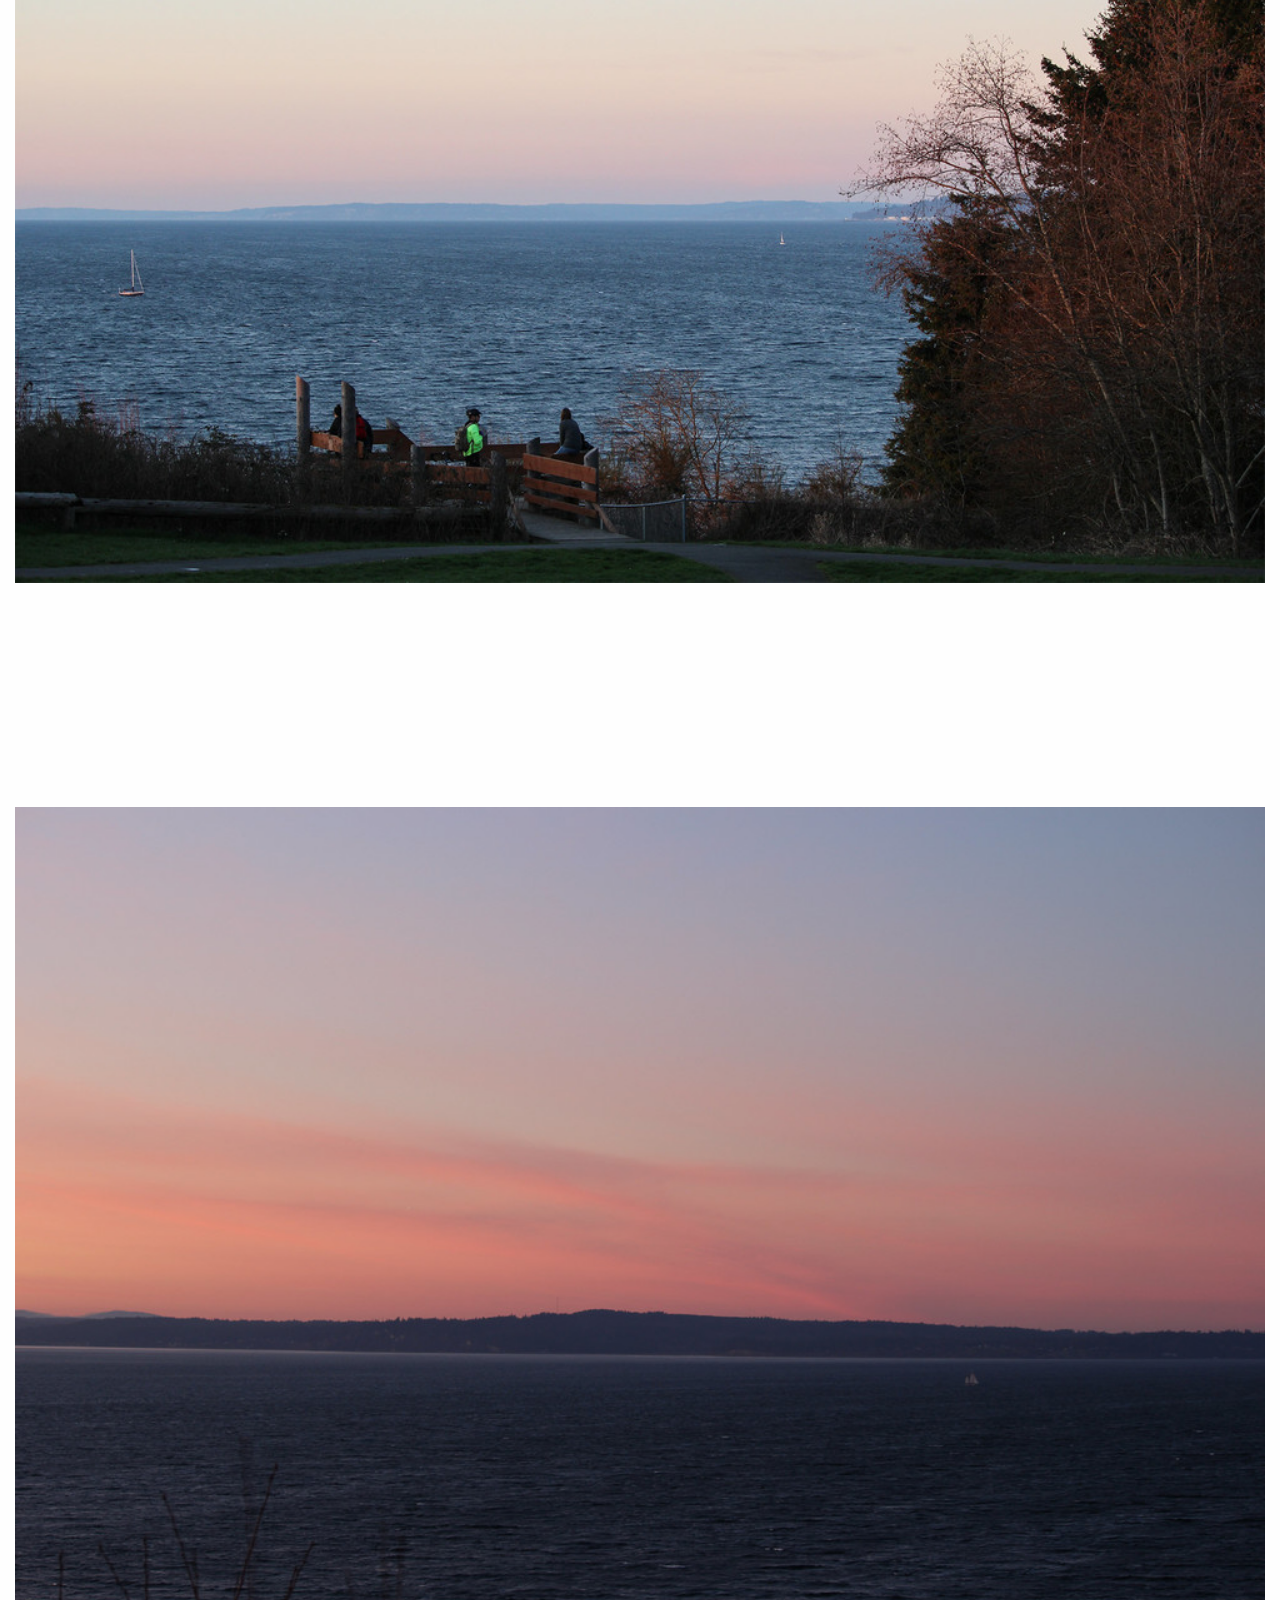
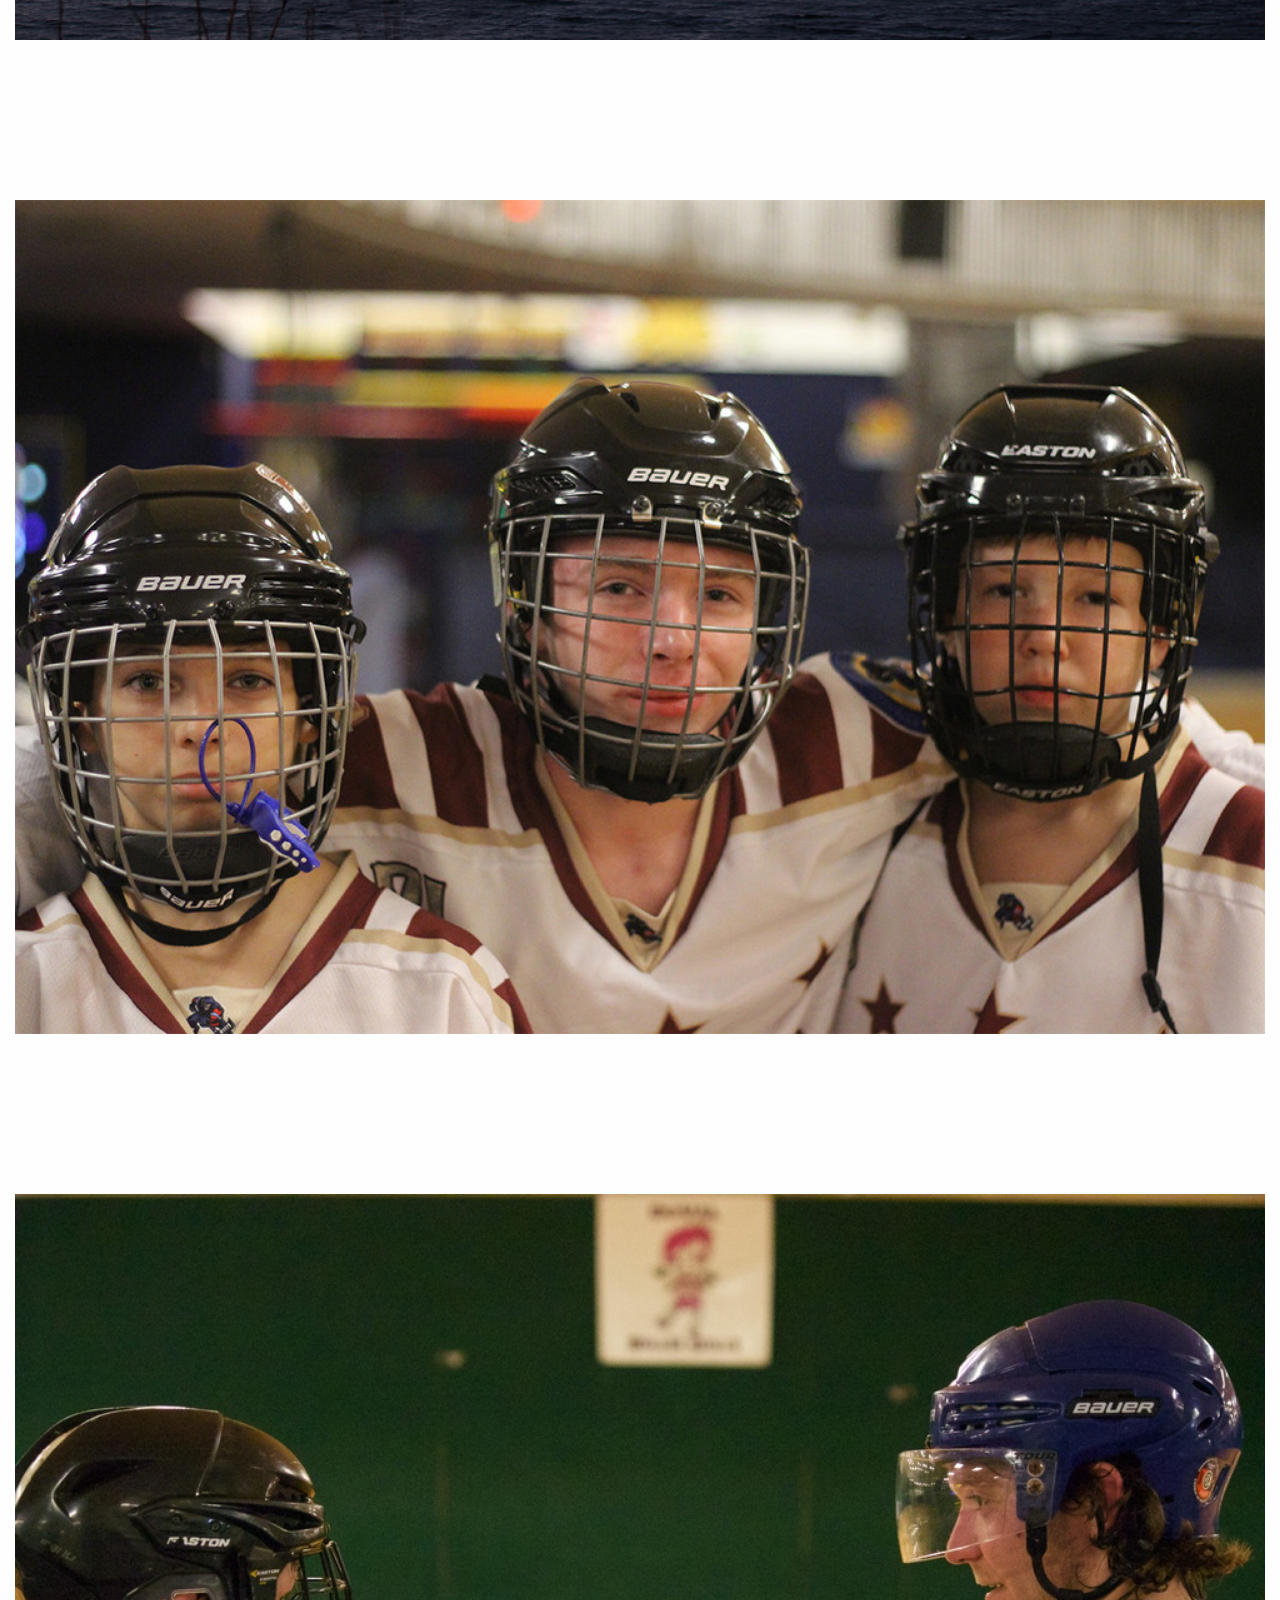
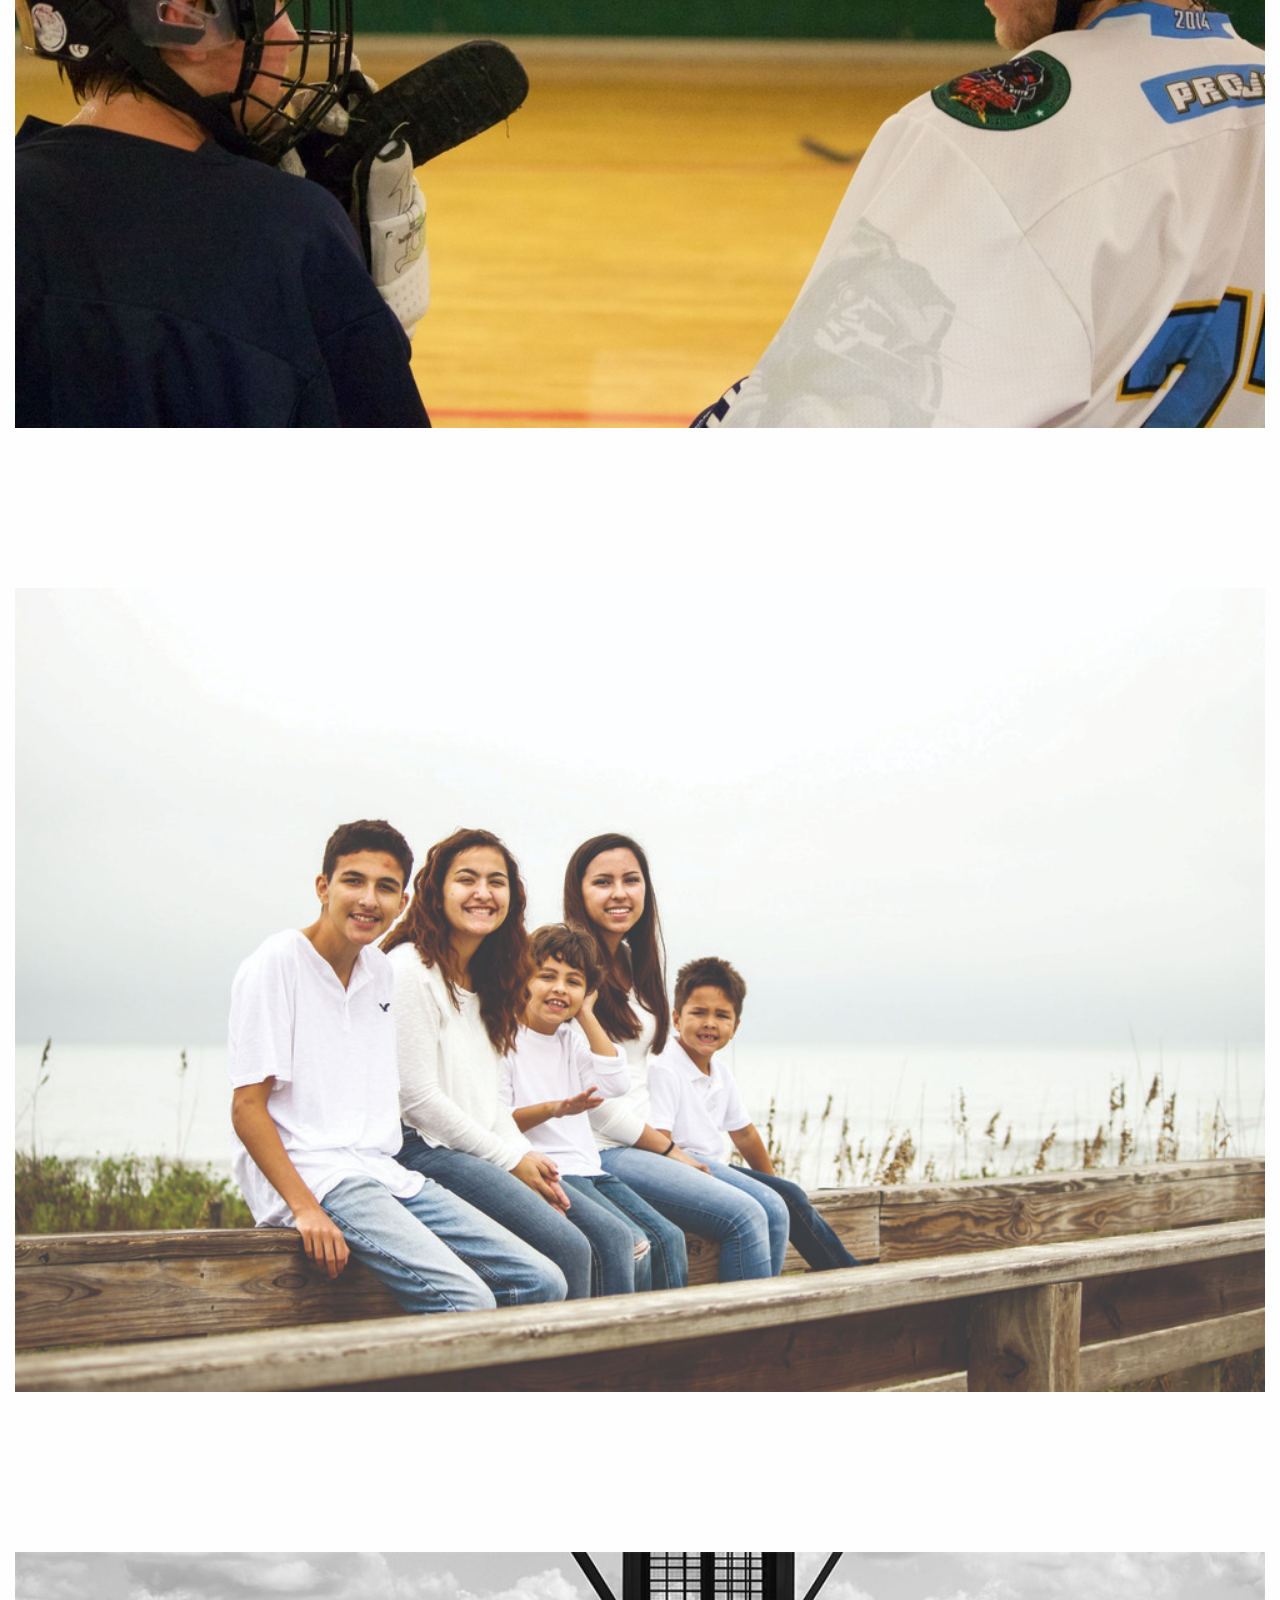
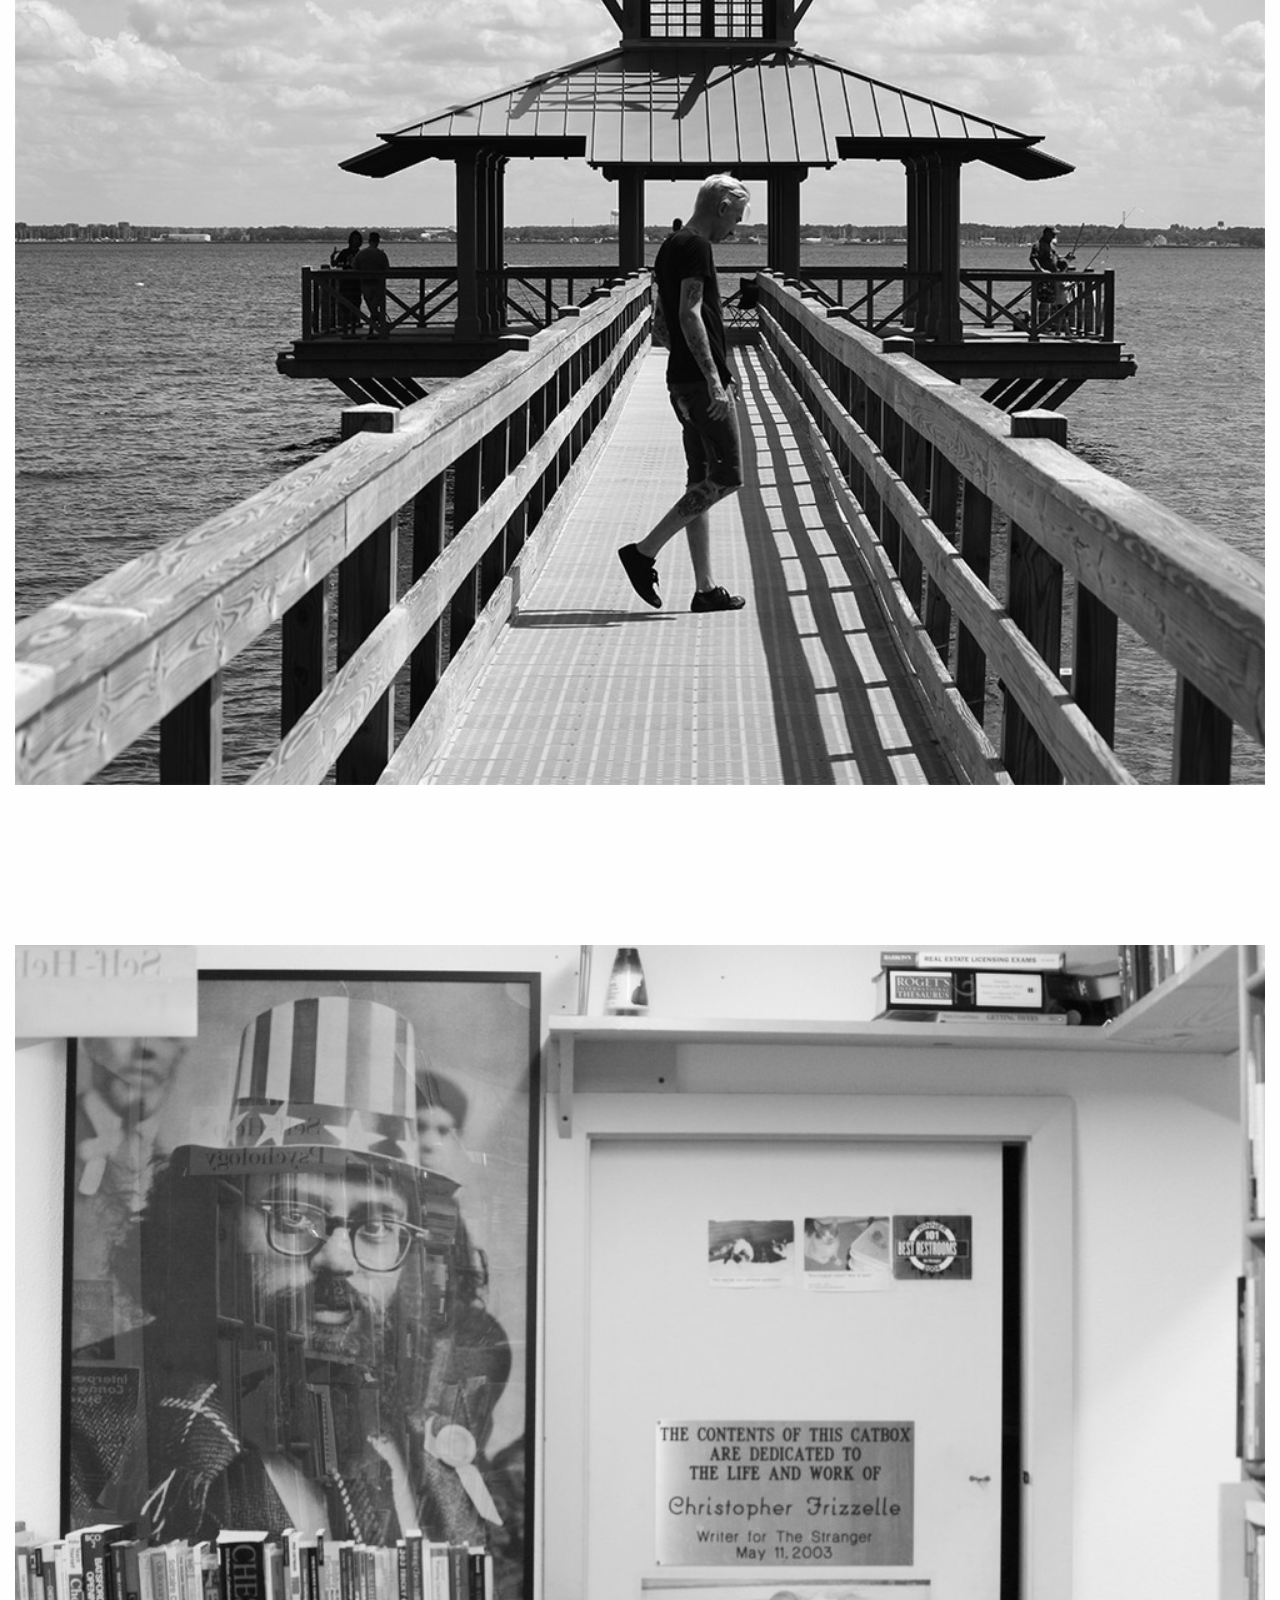
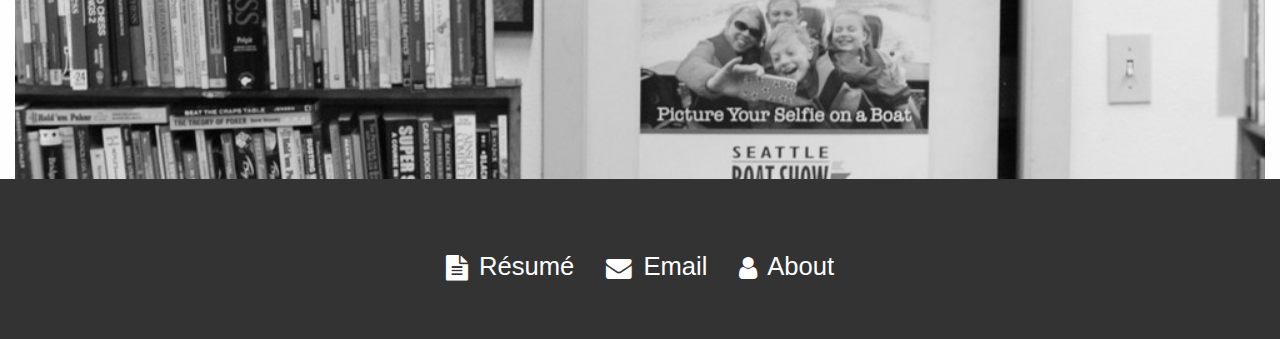
<file: photography.html>
<!doctype html>
<html class="no-js" lang="en" dir="ltr">
   <head>
      <meta charset="utf-8">
      <meta http-equiv="x-ua-compatible" content="ie=edge">
      <meta name="viewport" content="width=device-width, initial-scale=1.0">
      <title>Photography</title>
      <link rel="stylesheet" href="css/foundation.css">
      <link rel="stylesheet" href="css/app.css">
      <link rel="stylesheet" type="text/css" href="css/nav.css">
      <link rel="stylesheet" href="font-awesome-4.7.0/css/font-awesome.css">
      <!--  main-elements css  -->
      <link rel="stylesheet" type="text/css" href="css/main-elements.css">
      <link rel="stylesheet" type="text/css" href="css/portfolio.css">
      <link rel="stylesheet" href="css/animate.min.css">
      <link rel="stylesheet" href="css/animate.css">
      <!--  main-elements css  -->
      <!-- Google Fonts Here-->
      <link href="https://fonts.googleapis.com/css?family=Josefin+Sans" rel="stylesheet">
      <link href="https://fonts.googleapis.com/css?family=Fjalla+One" rel="stylesheet">
      <!-- Google Fonts Here-->
      <!--Google Analytics-->
      <script>
         (function(i,s,o,g,r,a,m){i['GoogleAnalyticsObject']=r;i[r]=i[r]||function(){
         (i[r].q=i[r].q||[]).push(arguments)},i[r].l=1*new Date();a=s.createElement(o),
         m=s.getElementsByTagName(o)[0];a.async=1;a.src=g;m.parentNode.insertBefore(a,m)
         })(window,document,'script','https://www.google-analytics.com/analytics.js','ga');

         ga('create', 'UA-33022916-1', 'auto');
         ga('send', 'pageview');

      </script>
      <!--Google Analytics-->
      <!--    End of head [base64]>
   </head>
   <body>
      <!--
         <header class="sticky-shrinknav-header">
           <h1 class="sticky-shrinknav-header-title">Arthur Charles Edwards</h1>
           <ul class="menu align-center sticky-shrinknav-menu">
             <li>

             <li class=""><span style="cursor:pointer" onclick="openNav()"><i class="fa fa-bars fa-3x" aria-hidden="true"></i></span></li>
             </li>
           </ul>
         </header>
         -->
      <div class="column small-12 medium-12 large-12 top-menu-bar">
         <div id="menu-location">
            <span style="cursor:pointer" onclick="openNav()"><i class="fa fa-bars fa-3x" aria-hidden="true"></i></span>
         </div>
      </div>
      <!--    End of menu [base64]>
      <div id="logo-location">
         <a href="index.html">
            <h5>ace</h5>
         </a>
      </div>
      <!--    End of menu [base64]>
      <div id="myNav" class="overlay">
         <a href="javascript:void(0)" class="closebtn" onclick="closeNav()">&times;</a>
         <div class="overlay-content">
            <a href="about.html">About</a>
            <a href="index.html">Portfolio</a>
            <a href="mailto:arthur.edwards321@gmail.com">Contact</a>
            <a href="RESUME_2017.pdf">Résumé</a>
         </div>
      </div>
      <!-- You can add more icons at http://fontawesome.io/icons/#brand -->
      <ul class="sticky-social-bar">
         <li class="social-icon">
            <a href="mailto:arthur.edwards321@gmail.com">
            <i class="fa fa-envelope-o" aria-hidden="true"></i>
            <span class="social-icon-text">Send Email</span>
            </a>
         </li>
         <li class="social-icon">
            <a href="RESUME_2017.pdf">
            <i class="fa fa-file-text-o" aria-hidden="true"></i>
            <span class="social-icon-text">My Resume</span>
            </a>
         </li>
         <li class="social-icon">
            <a href="https://www.linkedin.com/in/arthur-edwards-40170919/">
            <i class="fa fa-linkedin-square" aria-hidden="true"></i>
            <span class="social-icon-text">Linkedin</span>
            </a>
         </li>
         <li class="social-icon">
            <a href="https://www.instagram.com/backspace_101/">
            <i class="fa fa-instagram" aria-hidden="true"></i>
            <span class="social-icon-text">Instagram</span>
            </a>
         </li>
         <!-- <li class="social-icon">
            <a href="#">
              <i class="fa fa-instagram" aria-hidden="true"></i>
              <span class="social-icon-text">Instagram</span>
            </a>
            </li>
            <li class="social-icon">
            <a href="#">
              <i class="fa fa-pinterest-p" aria-hidden="true"></i>
              <span class="social-icon-text">Pinterest</span>
            </a>
            </li> -->
      </ul>
      <!-- end of the sticky social bar-->
      <!-- End of Utility sticky [base64]>
      <Section id="portfolio-display" class="">
         <h1 class="port-title wow fadeInUp" data-wow-duration="1.1s" data-wow-offset="0" data-wow-delay="0.4s">Photography</h1>
         <div class="column portfolio-1 small-12 medium-12 large-12">
            <img src="img/beach-two.jpg" id="bg" alt="">
         </div>
         <div class="column portfolio-2 small-12 medium-12 large-12">
            <img src="img/beach-3.jpg" id="bg" alt="">
         </div>
         <div class="column portfolio-3 small-12 medium-12 large-12">
            <img src="img/beach-5.jpg" id="bg" alt="">
         </div>
         <div class="column portfolio-4 small-12 medium-12 large-12">
            <img src="img/hockey-fam.jpg" id="bg" alt="">
         </div>
         <div class="column portfolio-4 small-12 medium-12 large-12">
            <img src="img/hockey-bro.jpg" id="bg" alt="">
         </div>
         <div class="column portfolio-4 small-12 medium-12 large-12">
            <img src="img/BEACH-FAMILY005.jpg" id="bg" alt="">
         </div>
         <div class="column portfolio-4 small-12 medium-12 large-12">
            <img src="img/chandler.jpg" id="bg" alt="">
         </div>
         <div class="column portfolio-4 small-12 medium-12 large-12">
            <img src="img/book-store.jpg" id="bg" alt="">
         </div>
      </Section>
      <!-- End of [base64]>
      <Section id="footer-style">
         <div class="small-12 medium-12 large-12 text-center float-center footer-link-style columns flex">
            <ul class="menu align-center flex-list">
               <li class="link-style-footer"><a target="_blank" href="RESUME_2017.pdf"> <i class="fa fa-file-text" aria-hidden="true"></i> Résumé</a></li>
               <li class="link-style-footer"><a href="mailto:arthur.edwards321@gmail.com"><i class="fa fa-envelope" aria-hidden="true"></i> Email</a></li>
               <li class="link-style-footer"><a href="about.html"><i class="fa fa-user" aria-hidden="true"></i> About</a></li>
            </ul>
         </div>
      </Section>
      <!-- end of the footer-section [base64]>
      <script src="js/vendor/jquery.js"></script>
      <script src="js/vendor/what-input.js"></script>
      <script src="js/vendor/foundation.js"></script>
      <script src="js/app.js"></script>
      <!--    js file for the overlay -->
      <script src="js/nav-overlay.js"></script>
      <!--    js file for the shrink nav [base64]>
      <script src="js/shrink-nav.js"></script>
      <script src="//ajax.googleapis.com/ajax/libs/jquery/1.8.3/jquery.min.js"></script>
      <script src="js/wow.min.js"></script>
      <script>
         new WOW().init();
      </script>
   </body>
</html>
</file>
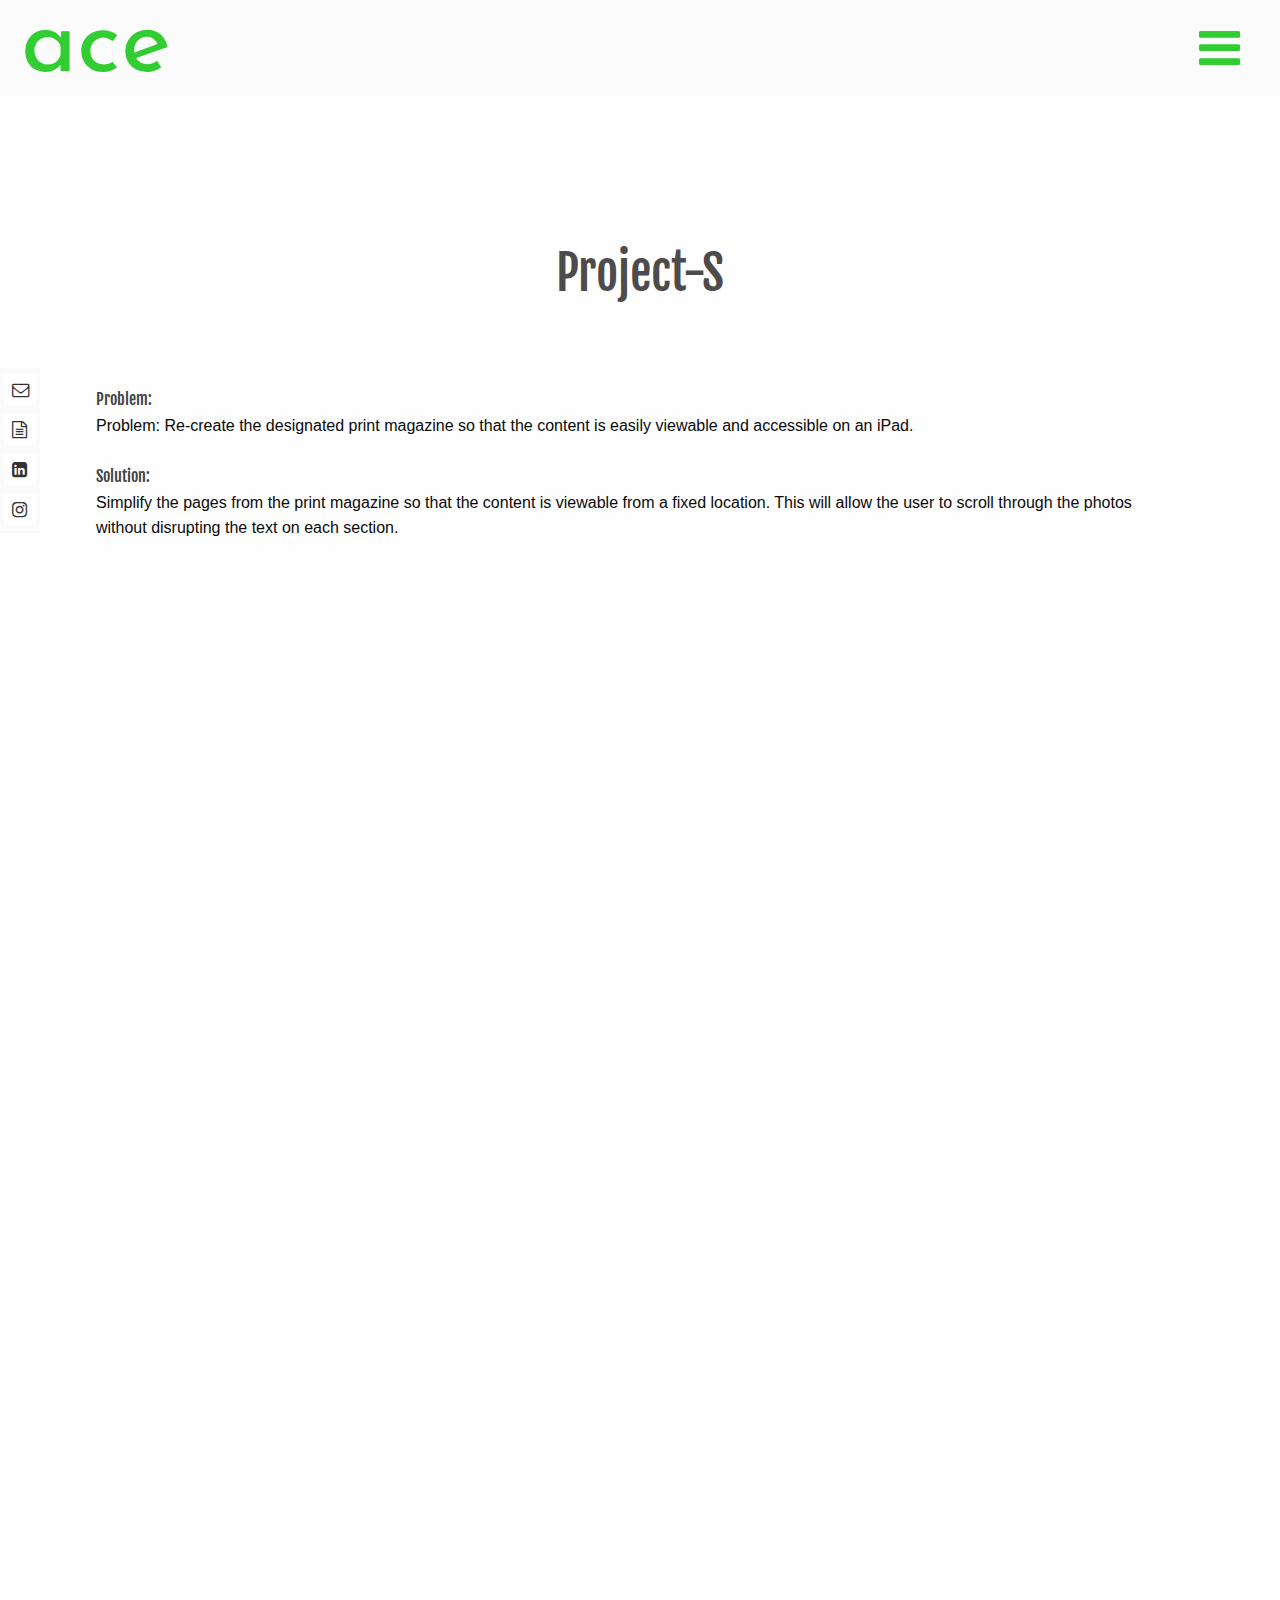
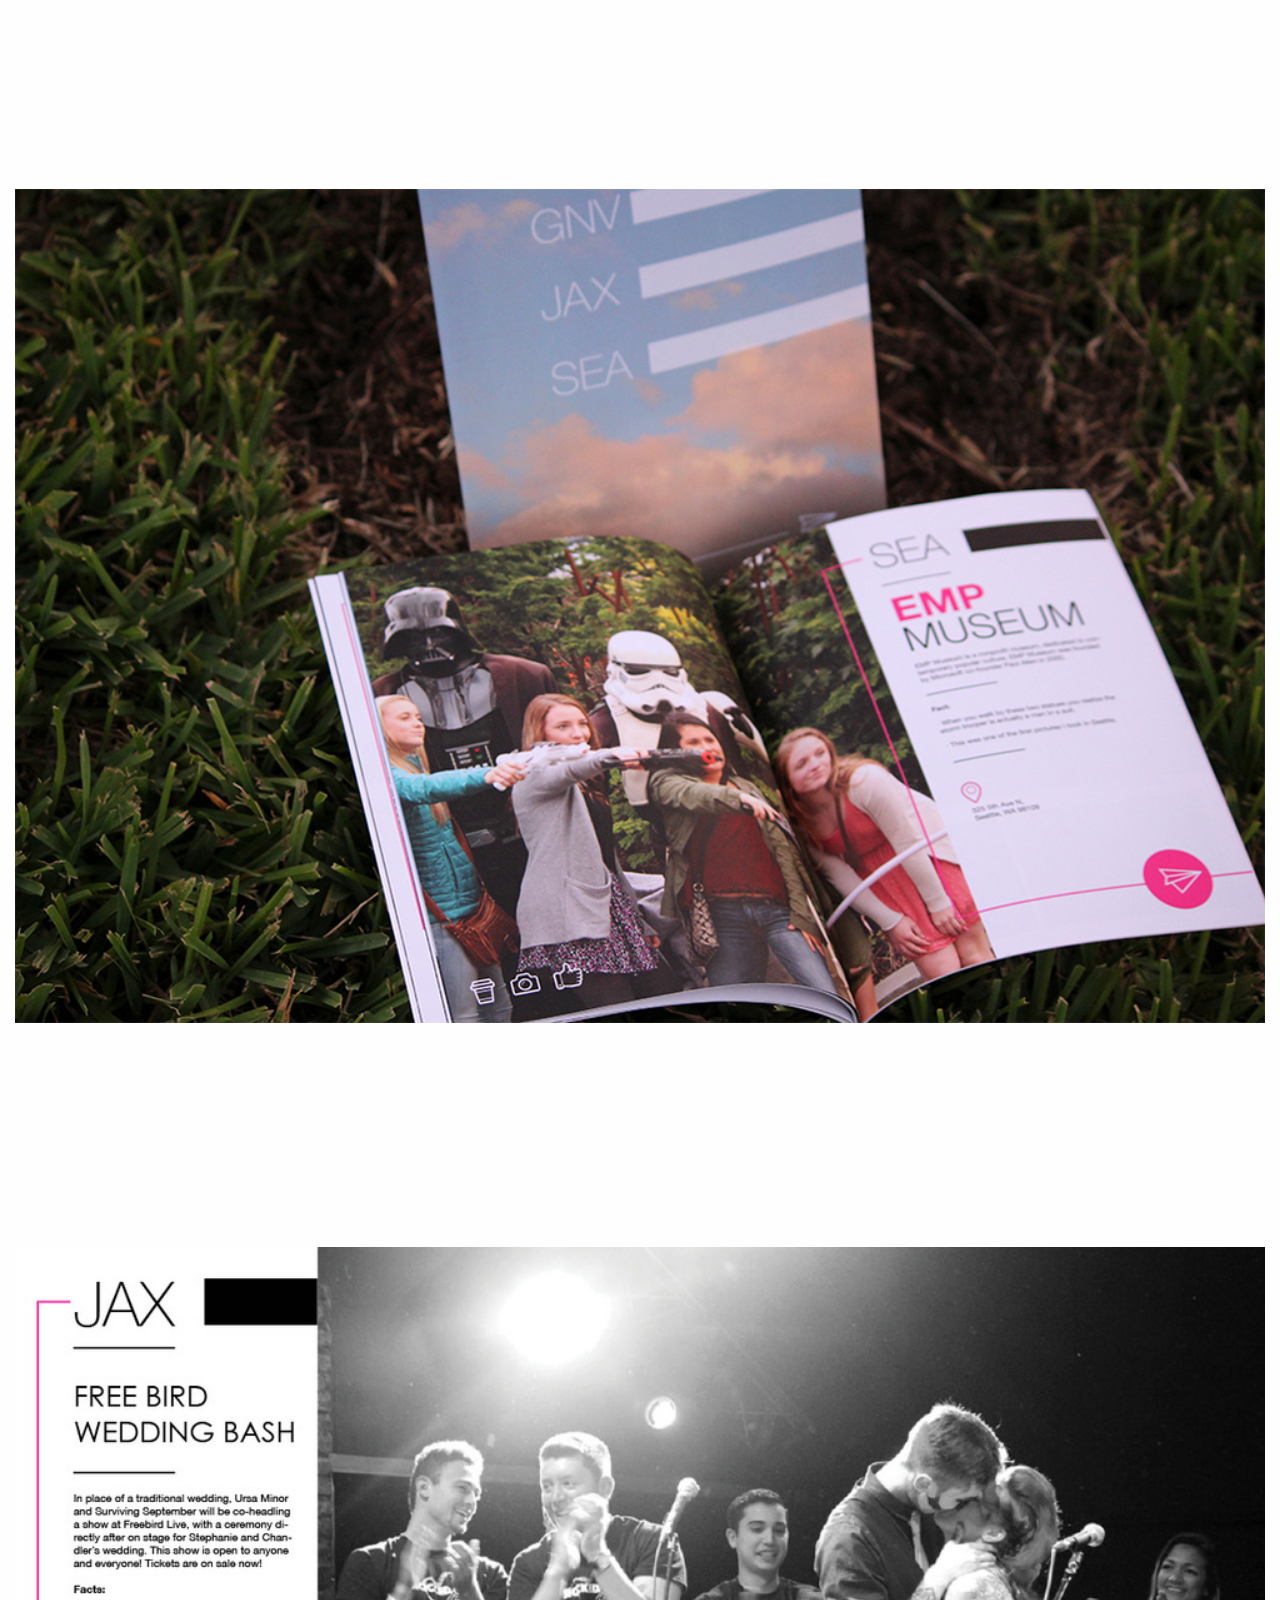
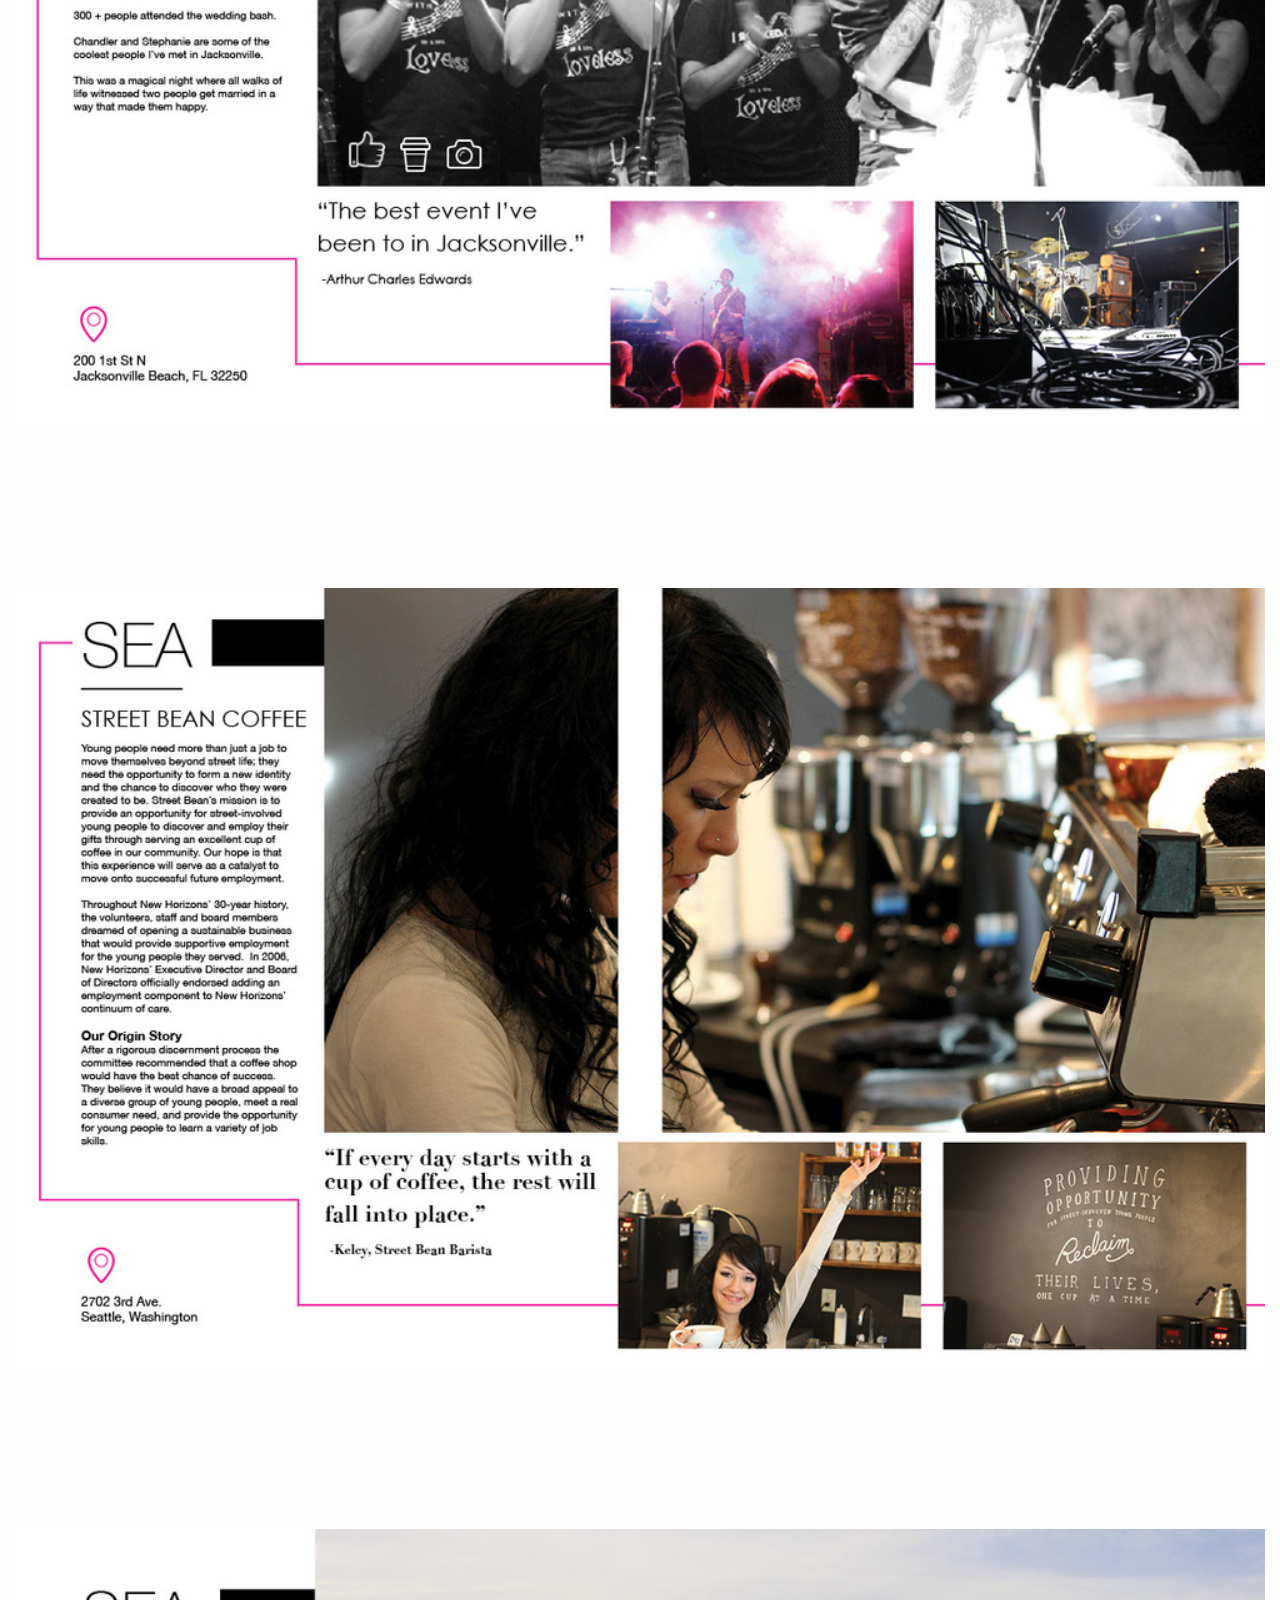
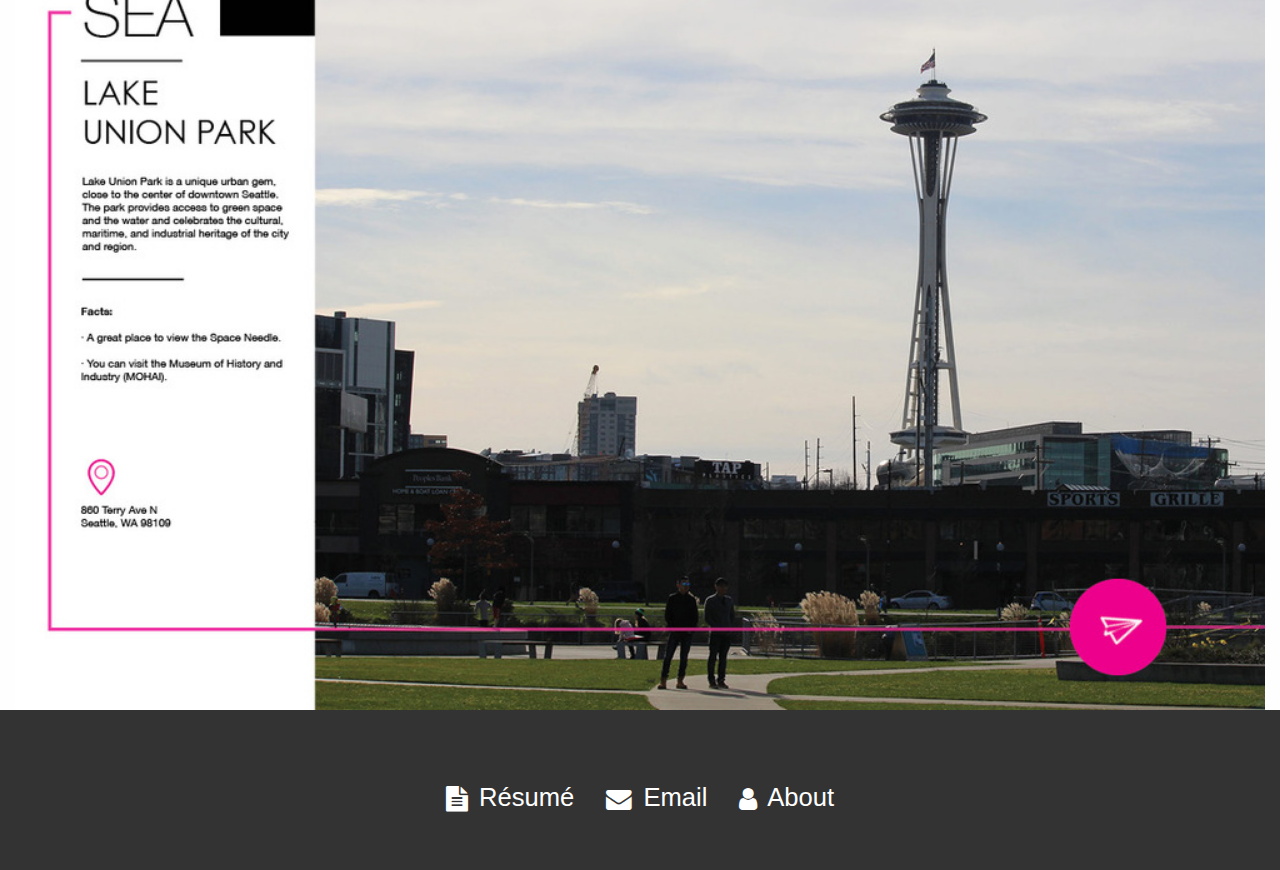
<file: project-s.html>
<!doctype html>
<html class="no-js" lang="en" dir="ltr">
   <head>
      <meta charset="utf-8">
      <meta http-equiv="x-ua-compatible" content="ie=edge">
      <meta name="viewport" content="width=device-width, initial-scale=1.0">
      <title>Project S</title>
      <link rel="stylesheet" href="css/foundation.css">
      <link rel="stylesheet" href="css/app.css">
      <link rel="stylesheet" type="text/css" href="css/nav.css">
      <link rel="stylesheet" href="font-awesome-4.7.0/css/font-awesome.css">
      <!--  main-elements css  -->
      <link rel="stylesheet" type="text/css" href="css/main-elements.css">
      <link rel="stylesheet" type="text/css" href="css/portfolio.css">
      <link rel="stylesheet" href="css/animate.min.css">
      <link rel="stylesheet" href="css/animate.css">
      <!--  main-elements css  -->
      <!-- Google Fonts Here-->
      <link href="https://fonts.googleapis.com/css?family=Josefin+Sans" rel="stylesheet">
      <link href="https://fonts.googleapis.com/css?family=Fjalla+One" rel="stylesheet">
      <!-- Google Fonts Here-->
      <!--Google Analytics-->
      <script>
         (function(i,s,o,g,r,a,m){i['GoogleAnalyticsObject']=r;i[r]=i[r]||function(){
         (i[r].q=i[r].q||[]).push(arguments)},i[r].l=1*new Date();a=s.createElement(o),
         m=s.getElementsByTagName(o)[0];a.async=1;a.src=g;m.parentNode.insertBefore(a,m)
         })(window,document,'script','https://www.google-analytics.com/analytics.js','ga');

         ga('create', 'UA-33022916-1', 'auto');
         ga('send', 'pageview');

      </script>
      <!--Google Analytics-->
      <!--    End of head [base64]>
   </head>
   <body>
      <!--
         <header class="sticky-shrinknav-header">
           <h1 class="sticky-shrinknav-header-title">Arthur Charles Edwards</h1>
           <ul class="menu align-center sticky-shrinknav-menu">
             <li>

             <li class=""><span style="cursor:pointer" onclick="openNav()"><i class="fa fa-bars fa-3x" aria-hidden="true"></i></span></li>
             </li>
           </ul>
         </header>
         -->
      <div class="column small-12 medium-12 large-12 top-menu-bar">
         <div id="menu-location">
            <span style="cursor:pointer" onclick="openNav()"><i class="fa fa-bars fa-3x" aria-hidden="true"></i></span>
         </div>
      </div>
      <!--    End of menu [base64]>
      <div id="logo-location">
         <a href="index.html">
            <h5>ace</h5>
         </a>
      </div>
      <!--    End of menu [base64]>
      <div id="myNav" class="overlay">
         <a href="javascript:void(0)" class="closebtn" onclick="closeNav()">&times;</a>
         <div class="overlay-content">
            <a href="about.html">About</a>
            <a href="index.html">Portfolio</a>
            <a href="mailto:arthur.edwards321@gmail.com">Contact</a>
            <a target="_blank" href="RESUME_2017.pdf">My Résumé</a>
         </div>
      </div>
      <!-- You can add more icons at http://fontawesome.io/icons/#brand -->
      <ul class="sticky-social-bar">
         <li class="social-icon">
            <a href="mailto:arthur.edwards321@gmail.com">
            <i class="fa fa-envelope-o" aria-hidden="true"></i>
            <span class="social-icon-text">Send Email</span>
            </a>
         </li>
         <li class="social-icon">
            <a target="_blank" href="RESUME_2017.pdf">
            <i class="fa fa-file-text-o" aria-hidden="true"></i>
            <span class="social-icon-text">My Résumé</span>
            </a>
         </li>
         <li class="social-icon">
            <a href="https://www.linkedin.com/in/arthur-edwards-40170919/">
            <i class="fa fa-linkedin-square" aria-hidden="true"></i>
            <span class="social-icon-text">Linkedin</span>
            </a>
         </li>
         <li class="social-icon">
            <a href="https://www.instagram.com/backspace_101/">
            <i class="fa fa-instagram" aria-hidden="true"></i>
            <span class="social-icon-text">Instagram</span>
            </a>
         </li>
         <!-- <li class="social-icon">
            <a href="#">
              <i class="fa fa-instagram" aria-hidden="true"></i>
              <span class="social-icon-text">Instagram</span>
            </a>
            </li>
            <li class="social-icon">
            <a href="#">
              <i class="fa fa-pinterest-p" aria-hidden="true"></i>
              <span class="social-icon-text">Pinterest</span>
            </a>
            </li> -->
      </ul>
      <!-- end of the sticky social bar-->
      <!-- End of Utility sticky [base64]>
      <Section id="portfolio-display" class="">
         <h1 class="port-title wow fadeInUp" data-wow-duration="1.1s" data-wow-offset="0" data-wow-delay="0.4s">Project-S</h1>
         <p class="port-detail wow fadeInUp" data-wow-duration="1.1s" data-wow-offset="0" data-wow-delay="0.5s">
            <span class="semi-bold">Problem:</span> <br>Problem: Re-create the designated print magazine so that the content is easily viewable and accessible on an iPad. <br><br>
            <span class="semi-bold">Solution:</span><br> Simplify the pages from the print magazine so that the content is viewable from a fixed location. This will allow the user to scroll through the photos without disrupting the text on each section.
         </p>
         <p class="port-detail"></p>
         <div class="column responsive-embed portfolio-1 small-12 medium-12 large-12">
            <iframe src="https://player.vimeo.com/video/135778857" width="640" height="360" frameborder="0" webkitallowfullscreen mozallowfullscreen allowfullscreen></iframe>
         </div>
         <div class="column portfolio-2 small-12 medium-12 large-12">
            <img src="img/PPstatic1.squarespace-1.jpg" id="bg" alt="">
         </div>
         <div class="column portfolio-3 small-12 medium-12 large-12">
            <img src="img/PPstatic1.squarespace-2%20copy.jpg" id="bg" alt="">
         </div>
         <div class="column portfolio-4 small-12 medium-12 large-12">
            <img src="img/PPstatic1.squarespace-5%20copy.jpg" id="bg" alt="">
         </div>
         <div class="column portfolio-4 small-12 medium-12 large-12">
            <img src="img/PPstatic1.squarespace-3%20copy.jpg" id="bg" alt="">
         </div>
      </Section>
      <!-- End of [base64]>
      <Section id="footer-style">
         <div class="small-12 medium-12 large-12 text-center float-center footer-link-style columns flex">
            <ul class="menu align-center flex-list">
               <li class="link-style-footer"><a target="_blank" href="RESUME_2017.pdf"> <i class="fa fa-file-text" aria-hidden="true"></i> Résumé</a></li>
               <li class="link-style-footer"><a href="mailto:arthur.edwards321@gmail.com"><i class="fa fa-envelope" aria-hidden="true"></i> Email</a></li>
               <li class="link-style-footer"><a href="about.html"><i class="fa fa-user" aria-hidden="true"></i> About</a></li>
            </ul>
         </div>
      </Section>
      <!-- end of the footer-section [base64]>
      <script src="js/vendor/jquery.js"></script>
      <script src="js/vendor/what-input.js"></script>
      <script src="js/vendor/foundation.js"></script>
      <script src="js/app.js"></script>
      <!--    js file for the overlay -->
      <script src="js/nav-overlay.js"></script>
      <!--    js file for the shrink nav [base64]>
      <script src="js/shrink-nav.js"></script>
      <script src="//ajax.googleapis.com/ajax/libs/jquery/1.8.3/jquery.min.js"></script>
      <script src="js/wow.min.js"></script>
      <script>
         new WOW().init();
      </script>
   </body>
</html>
</file>
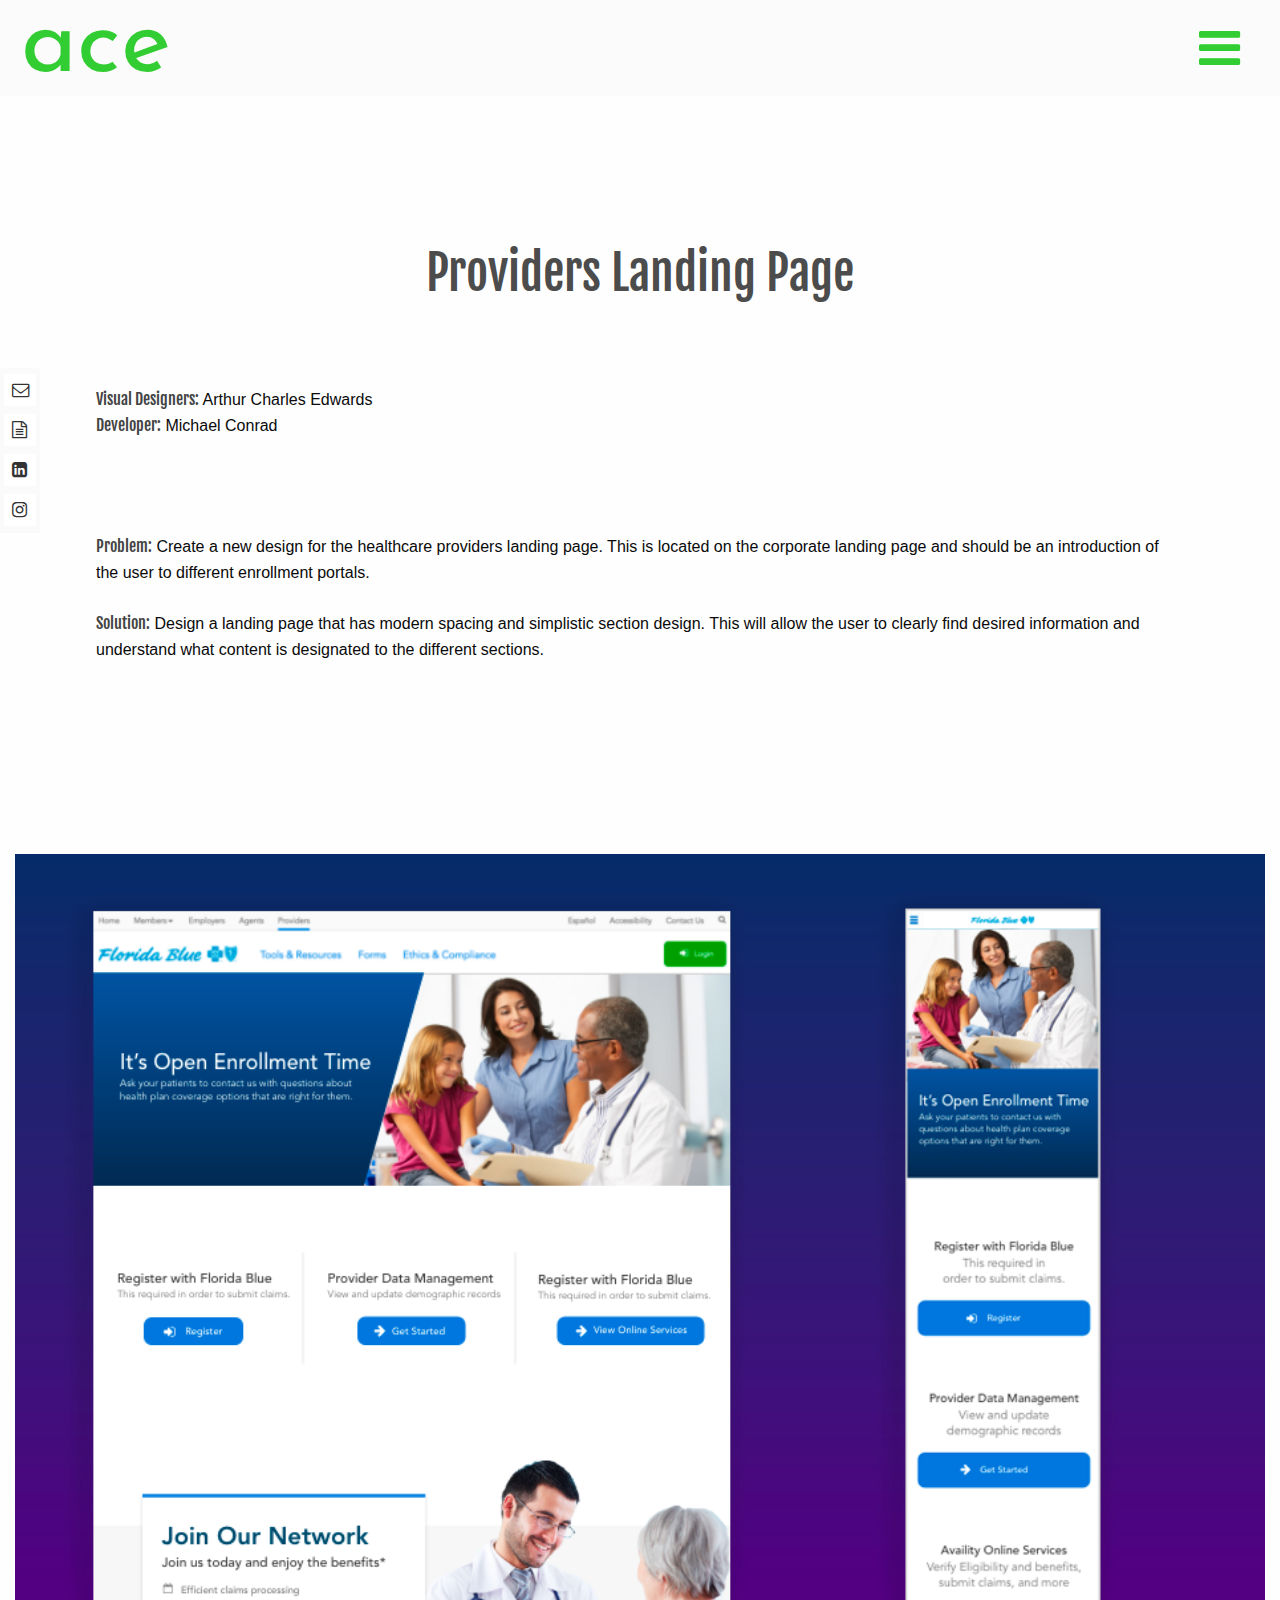
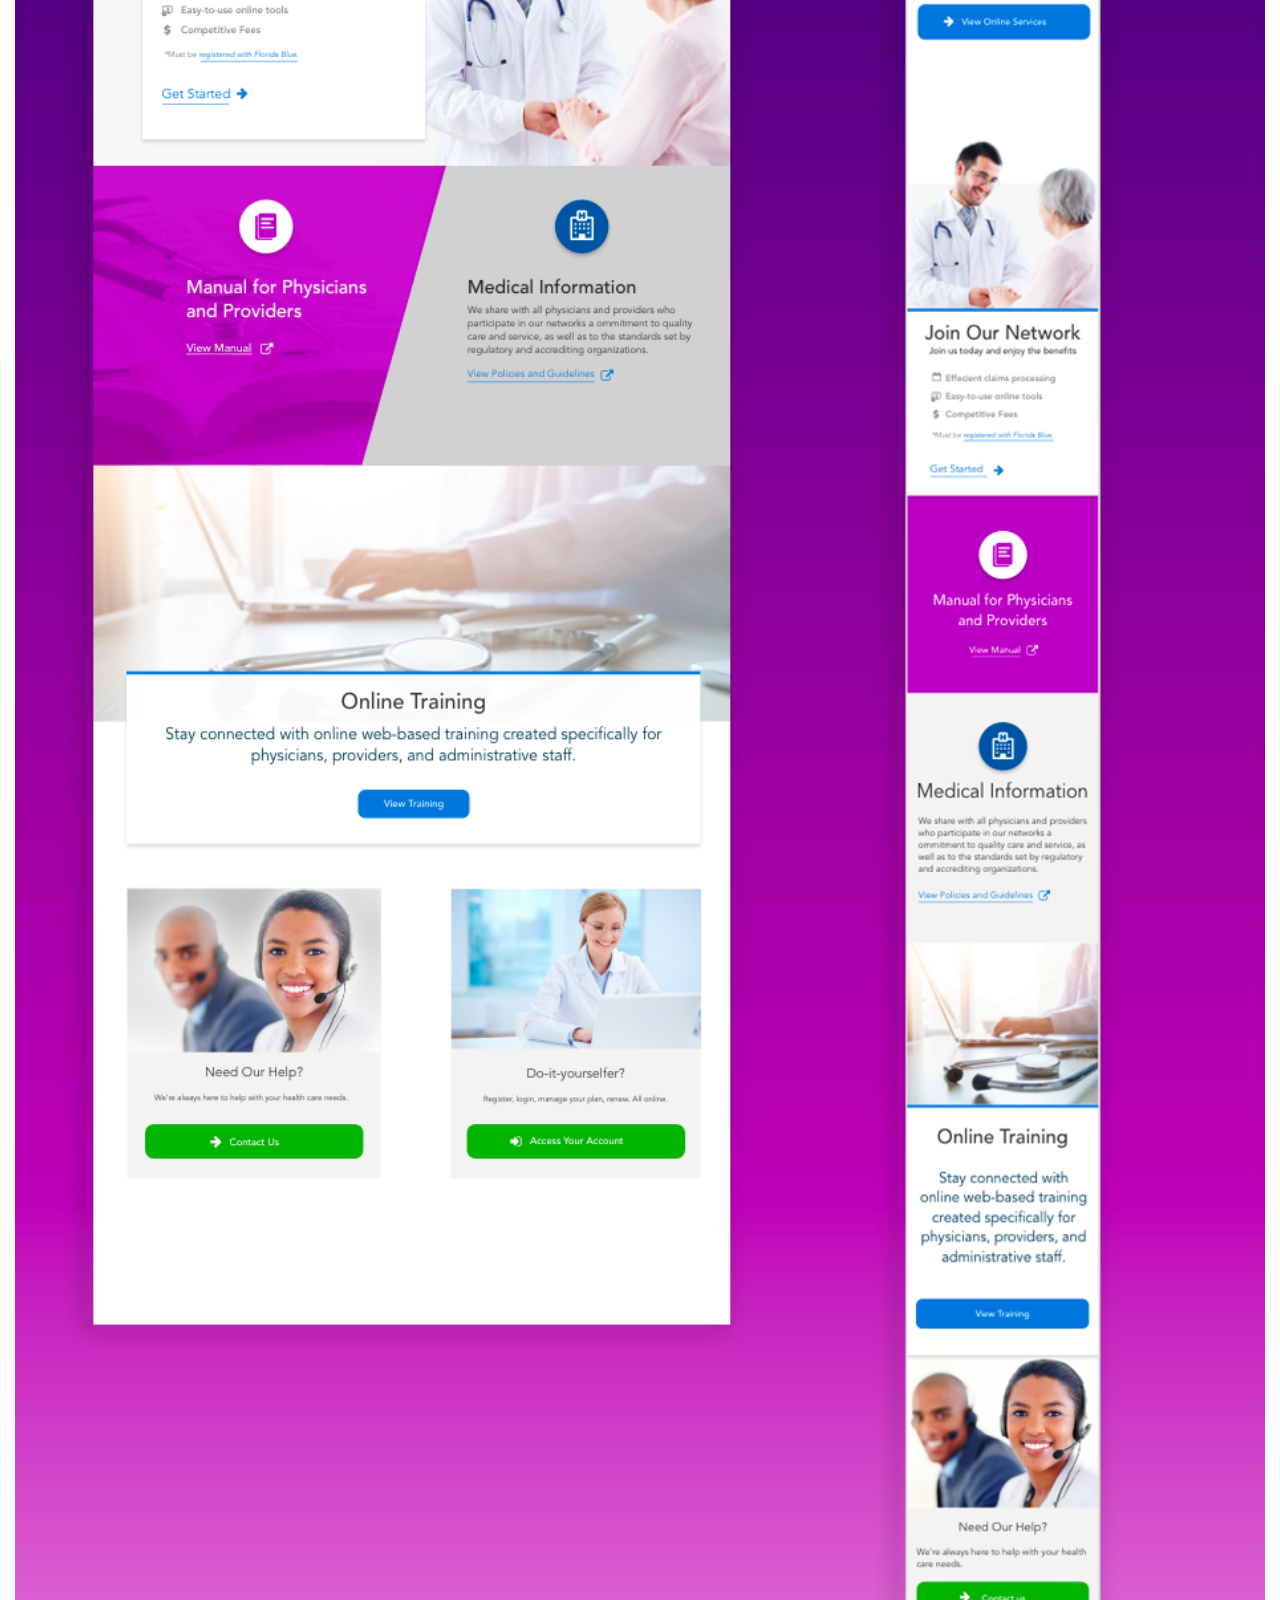
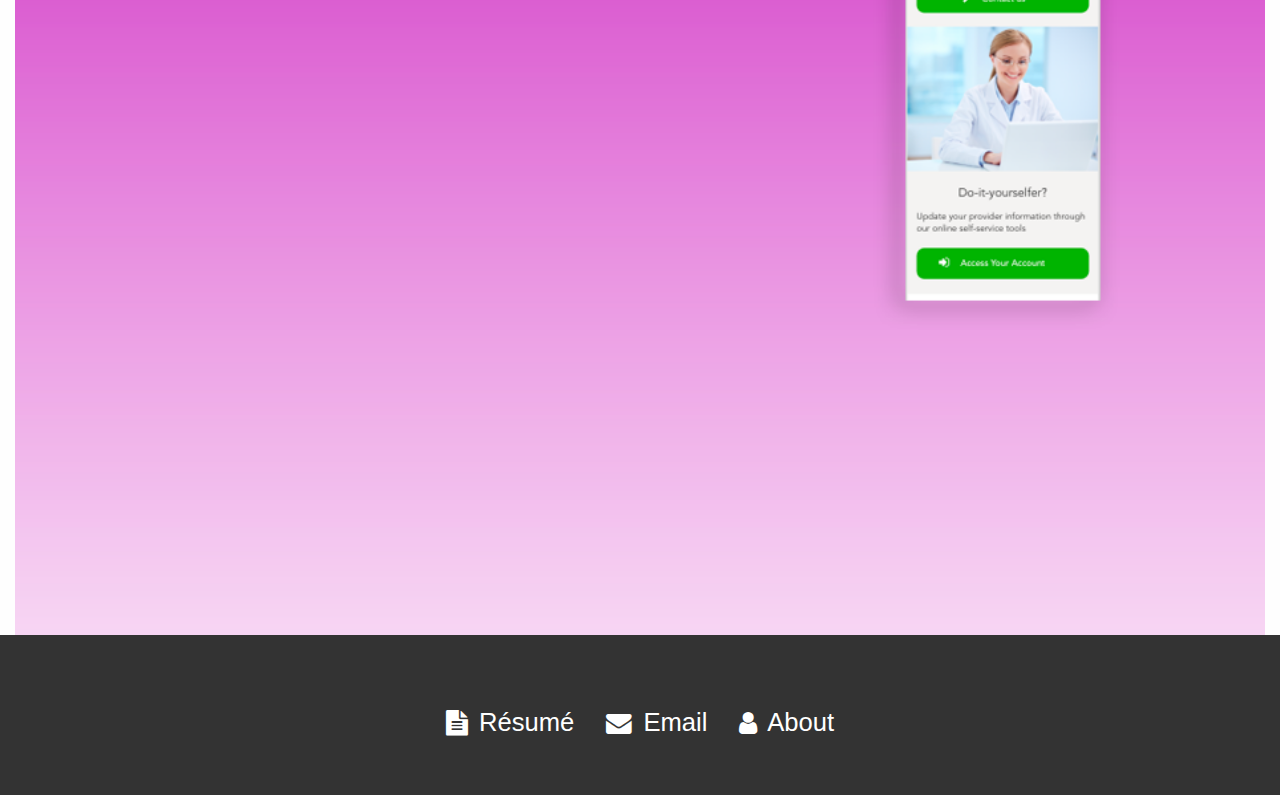
<file: providers.html>
<!doctype html>
<html class="no-js" lang="en" dir="ltr">
   <head>
      <meta charset="utf-8">
      <meta http-equiv="x-ua-compatible" content="ie=edge">
      <meta name="viewport" content="width=device-width, initial-scale=1.0">
      <title>Providers</title>
      <link rel="stylesheet" href="css/foundation.css">
      <link rel="stylesheet" href="css/app.css">
      <link rel="stylesheet" type="text/css" href="css/nav.css">
      <link rel="stylesheet" href="font-awesome-4.7.0/css/font-awesome.css">
      <!--  main-elements css  -->
      <link rel="stylesheet" type="text/css" href="css/main-elements.css">
      <link rel="stylesheet" type="text/css" href="css/portfolio.css">
      <link rel="stylesheet" href="css/animate.min.css">
      <link rel="stylesheet" href="css/animate.css">
      <!--  main-elements css  -->
      <!-- Google Fonts Here-->
      <link href="https://fonts.googleapis.com/css?family=Josefin+Sans" rel="stylesheet">
      <link href="https://fonts.googleapis.com/css?family=Fjalla+One" rel="stylesheet">
      <!-- Google Fonts Here-->
      <!--Google Analytics-->
      <script>
         (function(i,s,o,g,r,a,m){i['GoogleAnalyticsObject']=r;i[r]=i[r]||function(){
         (i[r].q=i[r].q||[]).push(arguments)},i[r].l=1*new Date();a=s.createElement(o),
         m=s.getElementsByTagName(o)[0];a.async=1;a.src=g;m.parentNode.insertBefore(a,m)
         })(window,document,'script','https://www.google-analytics.com/analytics.js','ga');

         ga('create', 'UA-33022916-1', 'auto');
         ga('send', 'pageview');

      </script>
      <!--Google Analytics-->
      <!--    End of head [base64]>
   </head>
   <body>
      <!--
         <header class="sticky-shrinknav-header">
           <h1 class="sticky-shrinknav-header-title">Arthur Charles Edwards</h1>
           <ul class="menu align-center sticky-shrinknav-menu">
             <li>

             <li class=""><span style="cursor:pointer" onclick="openNav()"><i class="fa fa-bars fa-3x" aria-hidden="true"></i></span></li>
             </li>
           </ul>
         </header>
         -->
      <div class="column small-12 medium-12 large-12 top-menu-bar">
         <div id="menu-location">
            <span style="cursor:pointer" onclick="openNav()"><i class="fa fa-bars fa-3x" aria-hidden="true"></i></span>
         </div>
      </div>
      <!--    End of menu [base64]>
      <div id="logo-location">
         <a href="index.html">
            <h5>ace</h5>
         </a>
      </div>
      <!--    End of menu [base64]>
      <div id="myNav" class="overlay">
         <a href="javascript:void(0)" class="closebtn" onclick="closeNav()">&times;</a>
         <div class="overlay-content">
            <a href="about.html">About</a>
            <a href="index.html">Portfolio</a>
            <a href="mailto:arthur.edwards321@gmail.com">Contact</a>
            <a target="_blank" href="RESUME_2017.pdf">My Resume</a>
         </div>
      </div>
      <!-- You can add more icons at http://fontawesome.io/icons/#brand -->
      <ul class="sticky-social-bar">
         <li class="social-icon">
            <a href="mailto:arthur.edwards321@gmail.com">
            <i class="fa fa-envelope-o" aria-hidden="true"></i>
            <span class="social-icon-text">Send Email</span>
            </a>
         </li>
         <li class="social-icon">
            <a target="_blank" href="RESUME_2017.pdf">
            <i class="fa fa-file-text-o" aria-hidden="true"></i>
            <span class="social-icon-text">My Résumé</span>
            </a>
         </li>
         <li class="social-icon">
            <a href="https://www.linkedin.com/in/arthur-edwards-40170919/">
            <i class="fa fa-linkedin-square" aria-hidden="true"></i>
            <span class="social-icon-text">Linkedin</span>
            </a>
         </li>
         <li class="social-icon">
            <a href="https://www.instagram.com/backspace_101/">
            <i class="fa fa-instagram" aria-hidden="true"></i>
            <span class="social-icon-text">Instagram</span>
            </a>
         </li>
         <!-- <li class="social-icon">
            <a href="#">
              <i class="fa fa-instagram" aria-hidden="true"></i>
              <span class="social-icon-text">Instagram</span>
            </a>
            </li>
            <li class="social-icon">
            <a href="#">
              <i class="fa fa-pinterest-p" aria-hidden="true"></i>
              <span class="social-icon-text">Pinterest</span>
            </a>
            </li> -->
      </ul>
      <!-- end of the sticky social bar-->
      <!-- End of Utility sticky nav------------------------------------------------------------------------------------------------------------------------------------------------------------------------------------------------->
      <Section id="portfolio-display" class="">
         <h1 class="port-title wow fadeInUp" data-wow-duration="1.1s" data-wow-offset="0" data-wow-delay="0.4s">Providers Landing Page</h1>
         <p class="port-detail wow fadeInUp" data-wow-duration="1.1s" data-wow-offset="0" data-wow-delay="0.5s"><span class="semi-bold">Visual Designers:</span> Arthur Charles Edwards <br>
            <span class="semi-bold">Developer:</span> Michael Conrad
         <p class="port-detail wow fadeInUp" data-wow-duration="1.1s" data-wow-offset="0" data-wow-delay="0.6s">
         <p class="port-detail wow fadeInUp" data-wow-duration="1.1s" data-wow-offset="0" data-wow-delay="0.7s">
            <span class="semi-bold">Problem:</span> Create a new design for the healthcare providers landing page. This is located on the corporate landing page and should be an introduction of the user to different enrollment portals. <br><br>
            <span class="semi-bold">Solution:</span> Design a landing page that has modern spacing and simplistic section design. This will allow the user to clearly find desired information and understand what content is designated to the different sections.
         </p>
         <div class="column portfolio-1 small-12 medium-12 large-12">
            <img src="img/Providers-flat-colors.png" id="bg" alt="">
            <!--        <img class="" src="../img/kiss-pink.png" height="inherit" width="inherit" alt="">-->
         </div>
      </Section>
      <!-- End of [base64]>
      <Section id="footer-style">
         <div class="small-12 medium-12 large-12 text-center float-center footer-link-style columns flex">
            <ul class="menu align-center flex-list">
               <li class="link-style-footer"><a target="_blank" href="RESUME_2017.pdf"> <i class="fa fa-file-text" aria-hidden="true"></i> Résumé</a></li>
               <li class="link-style-footer"><a href="mailto:arthur.edwards321@gmail.com"><i class="fa fa-envelope" aria-hidden="true"></i> Email</a></li>
               <li class="link-style-footer"><a href="about.html"><i class="fa fa-user" aria-hidden="true"></i> About</a></li>
            </ul>
         </div>
      </Section>
      <!-- end of the footer-section [base64]>
      <script src="js/vendor/jquery.js"></script>
      <script src="js/vendor/what-input.js"></script>
      <script src="js/vendor/foundation.js"></script>
      <script src="js/app.js"></script>
      <!--    js file for the overlay -->
      <script src="js/nav-overlay.js"></script>
      <!--    js file for the shrink nav [base64]>
      <script src="js/shrink-nav.js"></script>
      <script src="//ajax.googleapis.com/ajax/libs/jquery/1.8.3/jquery.min.js"></script>
      <script src="js/wow.min.js"></script>
      <script>
         new WOW().init();
      </script>
   </body>
</html>
</file>
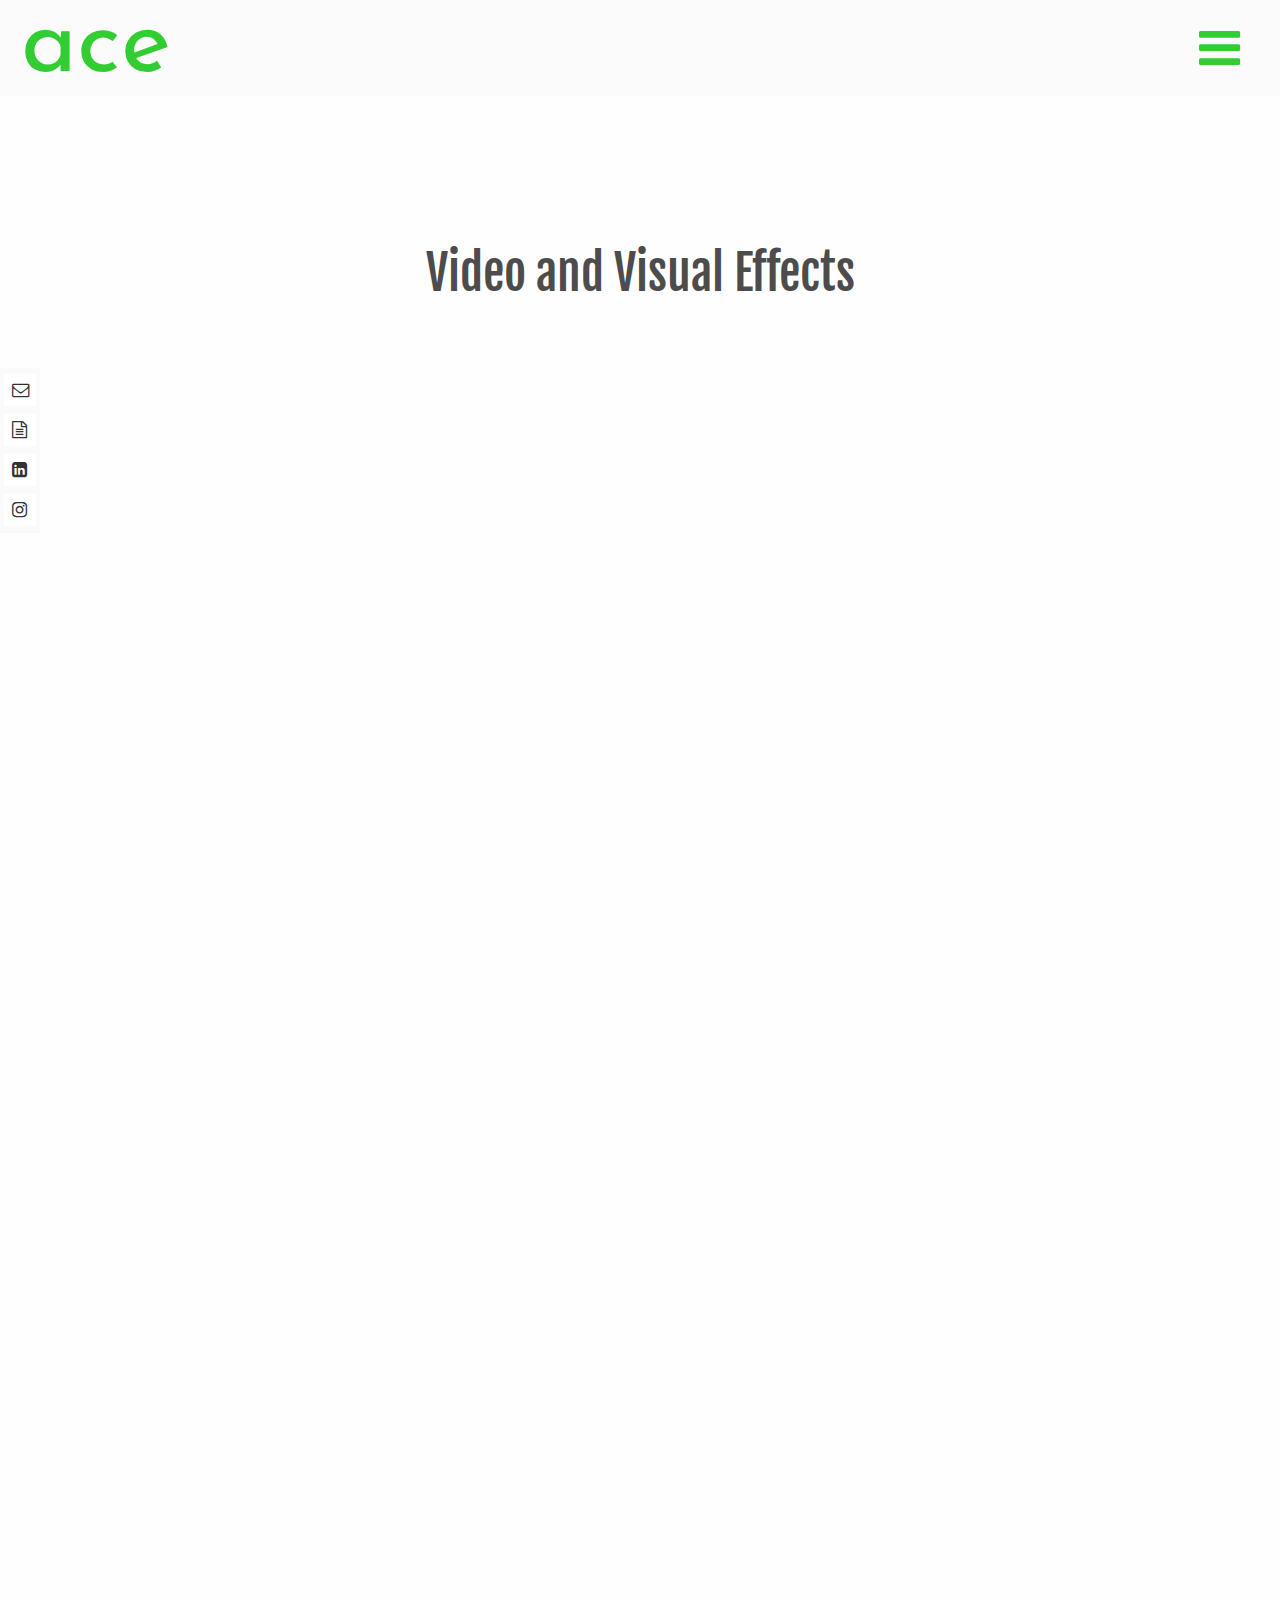
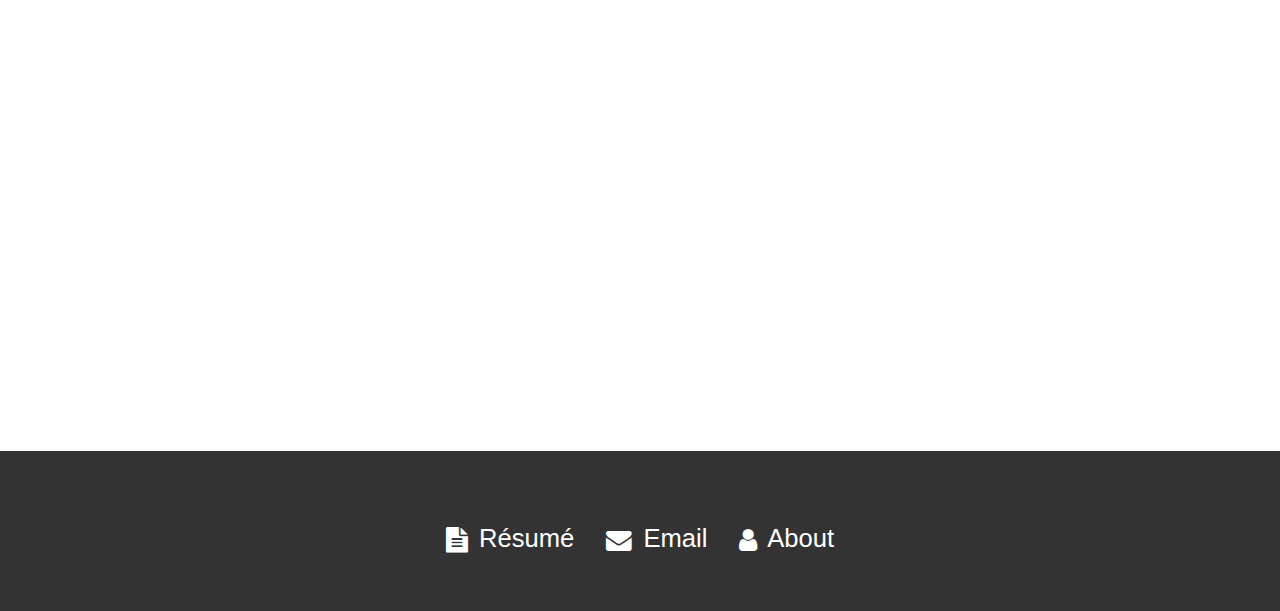
<file: videos.html>
<!doctype html>
<html class="no-js" lang="en" dir="ltr">
   <head>
      <meta charset="utf-8">
      <meta http-equiv="x-ua-compatible" content="ie=edge">
      <meta name="viewport" content="width=device-width, initial-scale=1.0">
      <title>Videos</title>
      <link rel="stylesheet" href="css/foundation.css">
      <link rel="stylesheet" href="css/app.css">
      <link rel="stylesheet" type="text/css" href="css/nav.css">
      <link rel="stylesheet" href="font-awesome-4.7.0/css/font-awesome.css">
      <!--  main-elements css  -->
      <link rel="stylesheet" type="text/css" href="css/main-elements.css">
      <link rel="stylesheet" type="text/css" href="css/portfolio.css">
      <link rel="stylesheet" href="css/animate.min.css">
      <link rel="stylesheet" href="css/animate.css">
      <!--  main-elements css  -->
      <!-- Google Fonts Here-->
      <link href="https://fonts.googleapis.com/css?family=Josefin+Sans" rel="stylesheet">
      <link href="https://fonts.googleapis.com/css?family=Fjalla+One" rel="stylesheet">
      <!-- Google Fonts Here-->
      <!--Google Analytics-->
      <script>
         (function(i,s,o,g,r,a,m){i['GoogleAnalyticsObject']=r;i[r]=i[r]||function(){
         (i[r].q=i[r].q||[]).push(arguments)},i[r].l=1*new Date();a=s.createElement(o),
         m=s.getElementsByTagName(o)[0];a.async=1;a.src=g;m.parentNode.insertBefore(a,m)
         })(window,document,'script','https://www.google-analytics.com/analytics.js','ga');

         ga('create', 'UA-33022916-1', 'auto');
         ga('send', 'pageview');

      </script>
      <!--Google Analytics-->
      <!--    End of head [base64]>
   </head>
   <body>
      <div class="column small-12 medium-12 large-12 top-menu-bar">
         <div id="menu-location">
            <span style="cursor:pointer" onclick="openNav()"><i class="fa fa-bars fa-3x" aria-hidden="true"></i></span>
         </div>
      </div>
      <!--    End of menu [base64]>
      <div id="logo-location">
         <a href="index.html">
            <h5>ace</h5>
         </a>
      </div>
      <!--    End of menu [base64]>
      <div id="myNav" class="overlay">
         <a href="javascript:void(0)" class="closebtn" onclick="closeNav()">&times;</a>
         <div class="overlay-content">
            <a href="about.html">About</a>
            <a href="index.html">Portfolio</a>
            <a href="mailto:arthur.edwards321@gmail.com">Contact</a>
            <a target="_blank" href="RESUME_2017.pdf">
         </div>
      </div>
      <!-- You can add more icons at http://fontawesome.io/icons/#brand -->
      <ul class="sticky-social-bar">
      <li class="social-icon">
      <a href="mailto:arthur.edwards321@gmail.com">
      <i class="fa fa-envelope-o" aria-hidden="true"></i>
      <span class="social-icon-text">Send Email</span>
      </a>
      </li>
      <li class="social-icon">
      <a target="_blank" href="RESUME_2017.pdf">
      <i class="fa fa-file-text-o" aria-hidden="true"></i>
      <span class="social-icon-text">My Résumé</span>
      </a>
      </li>
      <li class="social-icon">
      <a href="https://www.linkedin.com/in/arthur-edwards-40170919/">
      <i class="fa fa-linkedin-square" aria-hidden="true"></i>
      <span class="social-icon-text">Linkedin</span>
      </a>
      </li>
      <li class="social-icon">
      <a href="https://www.instagram.com/backspace_101/">
      <i class="fa fa-instagram" aria-hidden="true"></i>
      <span class="social-icon-text">Instagram</span>
      </a>
      </li>
      <!-- <li class="social-icon">
         <a href="#">
           <i class="fa fa-instagram" aria-hidden="true"></i>
           <span class="social-icon-text">Instagram</span>
         </a>
         </li>
         <li class="social-icon">
         <a href="#">
           <i class="fa fa-pinterest-p" aria-hidden="true"></i>
           <span class="social-icon-text">Pinterest</span>
         </a>
         </li> -->
      </ul>
      <!-- end of the sticky social bar-->
      <!-- End of Utility sticky [base64]>
      <Section id="portfolio-display" class="">
         <h1 class="port-title wow fadeInUp" data-wow-duration="1.1s" data-wow-offset="0" data-wow-delay="0.4s">Video and Visual Effects</h1>
         <div class="column portfolio-2 small-12 medium-12 large-12 responsive-embed">
            <iframe src="https://player.vimeo.com/video/181740476" width="640" height="360" frameborder="0" webkitallowfullscreen mozallowfullscreen allowfullscreen></iframe>
         </div>
         <!-- End of Video Div ----------------------------------------------------------------------------------------------------------------------------------->
         <div class="column portfolio-2 small-12 medium-12 large-12 responsive-embed">
            <iframe src="https://player.vimeo.com/video/179710920" width="640" height="360" frameborder="0" webkitallowfullscreen mozallowfullscreen allowfullscreen>
            </iframe>
         </div>
         <!--End of Video Div ----------------------------------------------------------------------------------------------------------------------------------->
         <div class="column responsive-embed portfolio-2 small-12 medium-12 large-12 responsive-embed">
            <iframe src="https://player.vimeo.com/video/179710832" width="100%" height="100%" frameborder="0" webkitallowfullscreen mozallowfullscreen allowfullscreen>
            </iframe>
         </div>
         <!--   End of Video Div ----------------------------------------------------------------------------------------------------------------------------------->
      </Section>
      <!-- End of [base64]>
      <Section id="footer-style">
         <div class="small-12 medium-12 large-12 text-center float-center footer-link-style columns flex">
            <ul class="menu align-center flex-list">
               <li class="link-style-footer"><a target="_blank" href="RESUME_2017.pdf"> <i class="fa fa-file-text" aria-hidden="true"></i> Résumé</a></li>
               <li class="link-style-footer"><a href="mailto:arthur.edwards321@gmail.com"><i class="fa fa-envelope" aria-hidden="true"></i> Email</a></li>
               <li class="link-style-footer"><a href="about.html"><i class="fa fa-user" aria-hidden="true"></i> About</a></li>
            </ul>
         </div>
      </Section>
      <!-- end of the footer-section [base64]>
      <script src="js/vendor/jquery.js"></script>
      <script src="js/vendor/what-input.js"></script>
      <script src="js/vendor/foundation.js"></script>
      <script src="js/app.js"></script>
      <!--    js file for the overlay -->
      <script src="js/nav-overlay.js"></script>
      <!--    js file for the shrink nav [base64]>
      <script src="js/shrink-nav.js"></script>
      <script src="//ajax.googleapis.com/ajax/libs/jquery/1.8.3/jquery.min.js"></script>
      <script src="js/wow.min.js"></script>
      <script>
         new WOW().init();
      </script>
   </body>
</html>
</file>
<file: css/app.css>
.footer-style {
    height: inherit;
    background-color: #333333;
    width: 100%;

}

.footer-link-style {

   font-size: 1.2rem;
   color: #ffffff;
   background-color: #333333;
   text-decoration: none;
   height: 10rem;
   width: 100%;
   text-align: center;

}


.flex-list {
display: flex;
justify-content: center;

}

.link-style-footer a {
  color: #ffffff;
  margin-top: 4rem;
  margin-bottom: 2rem;
  font-size: 1.6rem;

}

.link-style-footer a:hover {
  color: #777;
  font-size: 1.6rem;
}
</file>
<file: css/nav.css>
body {
    
}

.overlay {
    height: 0%;
    width: 100%;
    position: fixed;
    z-index: 97765;
    top: 0;
    left: 0;
    background-color: rgba(19, 132, 59, 0.95);
/*    background-color: rgba(0,0,0, 0.9);*/
    overflow-y:hidden !important;
    transition: 1.2s;
}

.overlay-content {
    position: relative;
    top: 25%;
    width: 100%;
    text-align: center;
    margin-top: 30px;
}

.overlay a {
    padding: 8px;
    text-decoration: none;
    font-size: 36px;
    color: #ffffff;
    display: block;
    transition: 0.3s;
}

.overlay a:hover, .overlay a:focus {
    color: #d3d3d3;
}

.overlay .closebtn {
    position: absolute;
    top: 20px;
    right: 45px;
    font-size: 60px;
}

@media screen and (max-height: 450px) {
  .overlay {overflow-y: auto;}
  .overlay a {font-size: 20px}
  .overlay .closebtn {
    font-size: 40px;
    top: 15px;
    right: 35px;
  }
}

/*---------Shrink CSS GOES HERE-----------------------------------------------------------------------------------------------------------------------------------*/


header {
  
    padding-top: 200px;
    margin-bottom: 1rem;
}


.logo  {
    
    
    height: 3rem;
    margin-top: 1rem;
    top:3rem;
    left: 3rem;
      
    
}

.sticky-shrinknav-menu {
  position: absolute;
  bottom: 0;
  height: 1rem;
  line-height: 4.75rem;
  width: 100%;
    margin-top: 0;
    margin-bottom: 5px;
  background-color: rgba(250, 250, 250, 0.9);
  transition: all 0.6s ease;
}

.sticky-shrinknav-menu li {
  border-radius: 2px;
  transition: all 0.3s ease;
}

.sticky-shrinknav-menu li:hover {
  box-shadow: 0 0 0 1px #fefefe;
}

.sticky-shrinknav-menu a {
  color: limegreen;
}

.sticky-shrinknav-header-title {
  transition: all 0.3s ease;
  position: relative;
  -webkit-transform: translateY(-1.875rem);
      -ms-transform: translateY(-1.875rem);
          transform: translateY(-1.875rem);
  margin-bottom: -2;
/*    padding-bottom: 0rem;*/
  color: #777777;
}

.sticky-shrinknav-header {
  width: 100%;
  height: 300px;
  display: -webkit-flex;
  display: -ms-flexbox;
  display: flex;
  -webkit-align-items: center;
      -ms-flex-align: center;
          align-items: center;
  -webkit-justify-content: center;
      -ms-flex-pack: center;
          justify-content: center;
  background-color: rgba(250,250,250, 0.9);
  text-align: center;
  position: fixed;
  top: 0;
  left: 0;
  overflow: hidden;
  transition: all 0.5s ease;
}

body.sticky-shrinknav-wrapper {
  padding-top: 130px;
}

body.sticky-shrinknav-wrapper .sticky-shrinknav-header {
  height: 3.75rem;
  background-color: rgba(250,250,250, 0.9);
}

body.sticky-shrinknav-wrapper .sticky-shrinknav-header .sticky-shrinknav-header-title {
  -webkit-transform: scale(0);
      -ms-transform: scale(0);
          transform: scale(0);
  transition: all 0.3s ease;
}
</file>
<file: css/main-elements.css>
body {


    min-height: 1000px;

}


/*font-family: 'Josefin Sans', sans-serif;*/

.wow { visibility: hidden;
}

.top-menu-bar {

    width:100%;
    height:6rem;
    top:0;
    position:fixed;
    margin-bottom:2rem;
    background-color:rgba(250, 250, 250, 0.8);
    z-index: 534;
}

#menu-location {

    position: fixed;
    z-index: 10000;
    top:1.5rem;
    right:1rem;
    color:limegreen;
    height: 50px;
    width: 90px;
/*    border-radius: 50%;*/
/*    box-shadow: 2px 2px 2px #d2d2d2;*/
    text-align: center;
/*    background-color: #ffffff;*/


}

#logo-location a h5 {

    position: fixed;
    z-index: 10000;
    top:-30px;
    left:5px;
    color:limegreen;
    height: inherit;
    width: inherit;
    font-family: 'Josefin Sans', sans-serif;
    font-size: 6rem;
    padding-left: 1rem;
    padding-top:10px;
    padding-right: 1rem;


}


#full-display{

    width: 100%;
    height: inherit;
    margin-top: 6rem;
    margin-bottom: auto;
    font: none;


}



.front-pres {


    height:30rem;


}

.front-pres-1 {
    /*background-image: url(../img/Jaxready-iPhone-Intropage.png);*/
    background-image: url(../img/new-iphone-6-5-homeview.jpg);

    background-size: cover;



}



.square-title {

    color:white;
    margin-top: 9rem;
    margin-bottom: auto;
    text-align: center;
    display: none;
    background-color: #f9f9f9;
    z-index: 87;
    min-width: 160px;
    box-shadow: 0px 8px 16px 0px rgba(0,0,0,0.2);
    position: absolute;


}

.square-title:hover {

    color:white;
    margin-top: 9rem;
    margin-bottom: auto;
    text-align: center;
    display: block;
    display: inline-block;
    box-shadow: 0px 8px 16px 0px rgba(0,0,0,0.2);


}



.front-pres-2 {

    background-image: url(../img/Welcome--Mock-Hi-Fi004.jpg);
    background-size: cover;




}

.front-pres-3 {

     background-image: url(../img/harn_paint_hands-16.jpg);
     background-size: cover;
     height: 30rem;





}

.front-pres-4 {

    background-image: url(../img/new-perspective-macbookair-ipad.jpeg);
    background-size: cover;
    height: 30rem;


}


.front-pres-5 {

    background-image: url(../img/MWE-FL-BLUE-Perspective-3.jpg);
    background-size: cover;

}

.front-pres-6 {

    background-image: url(../img/Providers-flat-Final.jpg);
    background-size: cover;


}

.front-pres-7 {

    background-image: url(../img/Allison.jpg);
    background-size: cover;

}

.front-pres-8 {

    background-image: url(../img/PPstatic1.squarespace.jpg);
    background-size: cover;

}

.front-pres-9 {

    background-image: url(../img/flower.jpg);
    background-size: cover;

}
.front-pres-10 {

    background-image: url(../img/video-thumbnail.png);
    background-size: cover;

}



/* side sticky portfolio links below -------------------------------------------------------------------------------------- */

.sticky-social-bar {
  padding: 0;
  margin: 0;
  top: 50%;
  -webkit-transform: translateY(-50%);
      -ms-transform: translateY(-50%);
          transform: translateY(-50%);
  width: 11.25rem;
  background-color:rgb(250,250,250);
/*  box-shadow: 3px 3px 3px #d2d2d2;*/
  position: fixed;
  left: -8.75rem;
  z-index: 1;
}

.sticky-social-bar .social-icon {
  list-style-type: none;
  color: #fefefe;
  background-color: inherit;
  margin: 0;
  transition: all 0.3s ease-in-out;
  cursor: pointer;
  font-size: 1.1rem;
  padding: 0.25rem 0.25rem 0.5rem;
}

.sticky-social-bar .social-icon:first-of-type {
  padding-top: 0.375rem;
}

.sticky-social-bar .social-icon:last-of-type {
  padding-bottom: 0.625rem;
}

.sticky-social-bar .social-icon > a {
  color: inherit;
  background-color: inherit;
}

.sticky-social-bar .social-icon > a > .fa {
  padding: 0.5rem;
  width: 2rem;
  height: 2rem;
  float: right;
  margin-left: 0.5rem;
}

.sticky-social-bar .social-icon > a > .fa.fa-envelope-o {
  background-color: #ffffff;
    color:#333;
}

.sticky-social-bar .social-icon > a > .fa.fa-file-text-o {
  color: #333;
  background-color: #ffffff;
}

.sticky-social-bar .social-icon > a > .fa.fa-linkedin-square {
  color: #333;
  background-color: #ffffff;
}

.sticky-social-bar .social-icon > a > .fa.fa-instagram {
  color: #333;
  background-color: #ffffff;
}

/*
.sticky-social-bar .social-icon > a > .fa.fa-instagram {
  background-color: #125688;
}
*/

.sticky-social-bar .social-icon > a > .fa.fa-pinterest-p {
  background-color: #cb2027;
}

.sticky-social-bar .social-icon > a > .social-icon-text {
  font-size: 80%;
  color: #333333;
  text-transform: uppercase;
  margin-right: 1.5rem;
}

.sticky-social-bar .social-icon:hover {
  -webkit-transform: translateX(8.75rem);
      -ms-transform: translateX(8.75rem);
          transform: translateX(8.75rem);
}

.sticky-social-bar .social-icon:hover > a {
  color: inherit;
  background-color: inherit;
}

.footer-style {
    height: inherit;
    background-color: #333333;
    width: 100%;

}

.footer-link-style {

   font-size: 1.2rem;
   color: #ffffff;
   background-color: #333333;
   text-decoration: none;
   height: 10rem;
   width: 100%;
   text-align: center;

}


.flex-list {
display: flex;
justify-content: center;

}

.link-style-footer a {
  color: #ffffff;
  margin-top: 4rem;
  margin-bottom: 2rem;
  font-size: 1.6rem;

}

.link-style-footer a:hover {
  color: #777;
  font-size: 1.6rem;
}
</file>
<file: css/portfolio.css>
body {

min-height: 1800px;  
}


.top-menu-bar{
    
    width:100%;
    height:6rem;
    top:0;
    position:fixed;
    margin-bottom:2rem;
    background-color:rgba(250, 250, 250, 0.8)
}

#portfolio-display {
    
    height: inherit;
    margin-bottom: 10rem;
       
}

#bg {
   
/*
  top: 0; 
  left: 0;
*/
  margin-left: auto;
    margin-right: auto;
    min-width: 100%;
	
  /* Preserve aspet ratio */

  z-index: -3;
  background-size: cover;
}


.portfolio-1 {


    width: 100%;
    height: auto;
    margin-top: 6rem;
    
    
    
}


.first-port {
    
    height: 45rem;
    width: 100%;
    background-size: cover;

    
    
}



.portfolio-2 {

    margin-top: 5rem;
    margin-bottom: 4rem;
    z-index: 0;
    
    
}



.portfolio-3 {

padding-top: 10rem;

}


.portfolio-4 {

     margin-top: 10rem;
/*    background-image: url(../img/matheus-ferrero-173415.png);*/
    background-position: center center;
    background-repeat:  no-repeat;
/*    background-attachment: fixed;*/
    
}

.portfolio-5 {

     margin-top: 10rem;
/*    background-image: url(../img/matheus-ferrero-173415.png);*/
    background-position: center center;
    background-repeat:  no-repeat;
/*    background-attachment: fixed;*/
    
}
.portfolio-6 {

     margin-top: 10rem;
/*    background-image: url(../img/matheus-ferrero-173415.png);*/
    background-position: center center;
    background-repeat:  no-repeat;
/*    background-attachment: fixed;*/
    
}
.portfolio-7 {

     margin-top: 10rem;
/*    background-image: url(../img/matheus-ferrero-173415.png);*/
    background-position: center center;
    background-repeat:  no-repeat;
/*    background-attachment: fixed;*/
    
}
.portfolio-8 {

     margin-top: 10rem;
/*    background-image: url(../img/matheus-ferrero-173415.png);*/
    background-position: center center;
    background-repeat:  no-repeat;
/*    background-attachment: fixed;*/
    
}
.portfolio-9 {

     margin-top: 10rem;
/*    background-image: url(../img/matheus-ferrero-173415.png);*/
    background-position: center center;
    background-repeat:  no-repeat;
/*    background-attachment: fixed;*/
    
}

.portfolio-10 {

     margin-top: 10rem;
/*    background-image: url(../img/matheus-ferrero-173415.png);*/
    background-position: center center;
    background-repeat:  no-repeat;
/*    background-attachment: fixed;*/
    
}
.portfolio-11 {

     margin-top: 10rem;
/*    background-image: url(../img/matheus-ferrero-173415.png);*/
    background-position: center center;
    background-repeat:  no-repeat;
/*    background-attachment: fixed;*/
    
}
.portfolio-12 {

     margin-top: 10rem;
/*    background-image: url(../img/matheus-ferrero-173415.png);*/
    background-position: center center;
    background-repeat:  no-repeat;
/*    background-attachment: fixed;*/
    
}

.portfolio-13 {

     margin-top: 10rem;
/*    background-image: url(../img/matheus-ferrero-173415.png);*/
    background-position: center center;
    background-repeat:  no-repeat;
/*    background-attachment: fixed;*/
    
}

.portfolio-14 {

     margin-top: 10rem;
/*    background-image: url(../img/matheus-ferrero-173415.png);*/
    background-position: center center;
    background-repeat:  no-repeat;
/*    background-attachment: fixed;*/
    
}

.port-title {
    
    
    margin-top: 15rem;
    margin-bottom: 2rem;
    text-align: center;
    color:#4c4c4c;
    font-family: 'Fjalla One', sans-serif;
    
}

.port-title-about {
    
    margin-top:2rem;
    padding-top: 10rem;
    text-align: center;
    color:#4c4c4c;
    font-family: 'Fjalla One', sans-serif;
    
}

.port-detail {
    
    padding-right: 6rem;
    padding-left: 6rem;
    margin-bottom: 6rem;
    margin-top: 5rem;
    height: inherit;

}

.port-detail-about {
    
    padding-right: 6rem;
    padding-left: 6rem;
    margin-bottom: 0.2rem;
    margin-top: 5rem;
    height: inherit;

}

.port-secondary  {
    
    
}

/*------- Other text styles here------------------*/


.semi-bold{
    
    color:#444;
    font-family: 'Fjalla One', sans-serif;
    font-size: 1rem;
}

.semi-bold-about {
    color:#444;
    font-family: 'Fjalla One', sans-serif;
    font-size: 1.2rem;
    padding-top: 2rem;
     
}

.client {
    
    margin-top:auto;
    font-size: 1.2rem;
    height: inherit;
    
}

    
    
    
    
    
/*MEdia Quireies Go Here ------------------------------------------------------------------------------------------------------------------------------------   */
    
    /* Small only */
@media screen and (max-width: 39.9375em) {
    
    
    .portfolio-2 {

/*    background-image: url(../img/flower-small.png) !important; */

/*
    background-position: center center;
    background-repeat:  no-repeat;
*/

/*    background-attachment: fixed;*/
/*
    background-size: none;
    margin-top: 23rem;
    height: inherit; 
    width: inherit;
*/
    
    
}
    
    }

/* Medium and up */
@media screen and (min-width: 40em) {
    
    
    
    
    }

/* Medium only */
@media screen and (min-width: 40em) and (max-width: 63.9375em) {
    
    
    
    }

/* Large and up */
@media screen and (min-width: 64em) {
    
    
    
    }

/* Large only */
@media screen and (min-width: 64em) and (max-width: 74.9375em) {
    
    
    
    
    
    }
</file>
